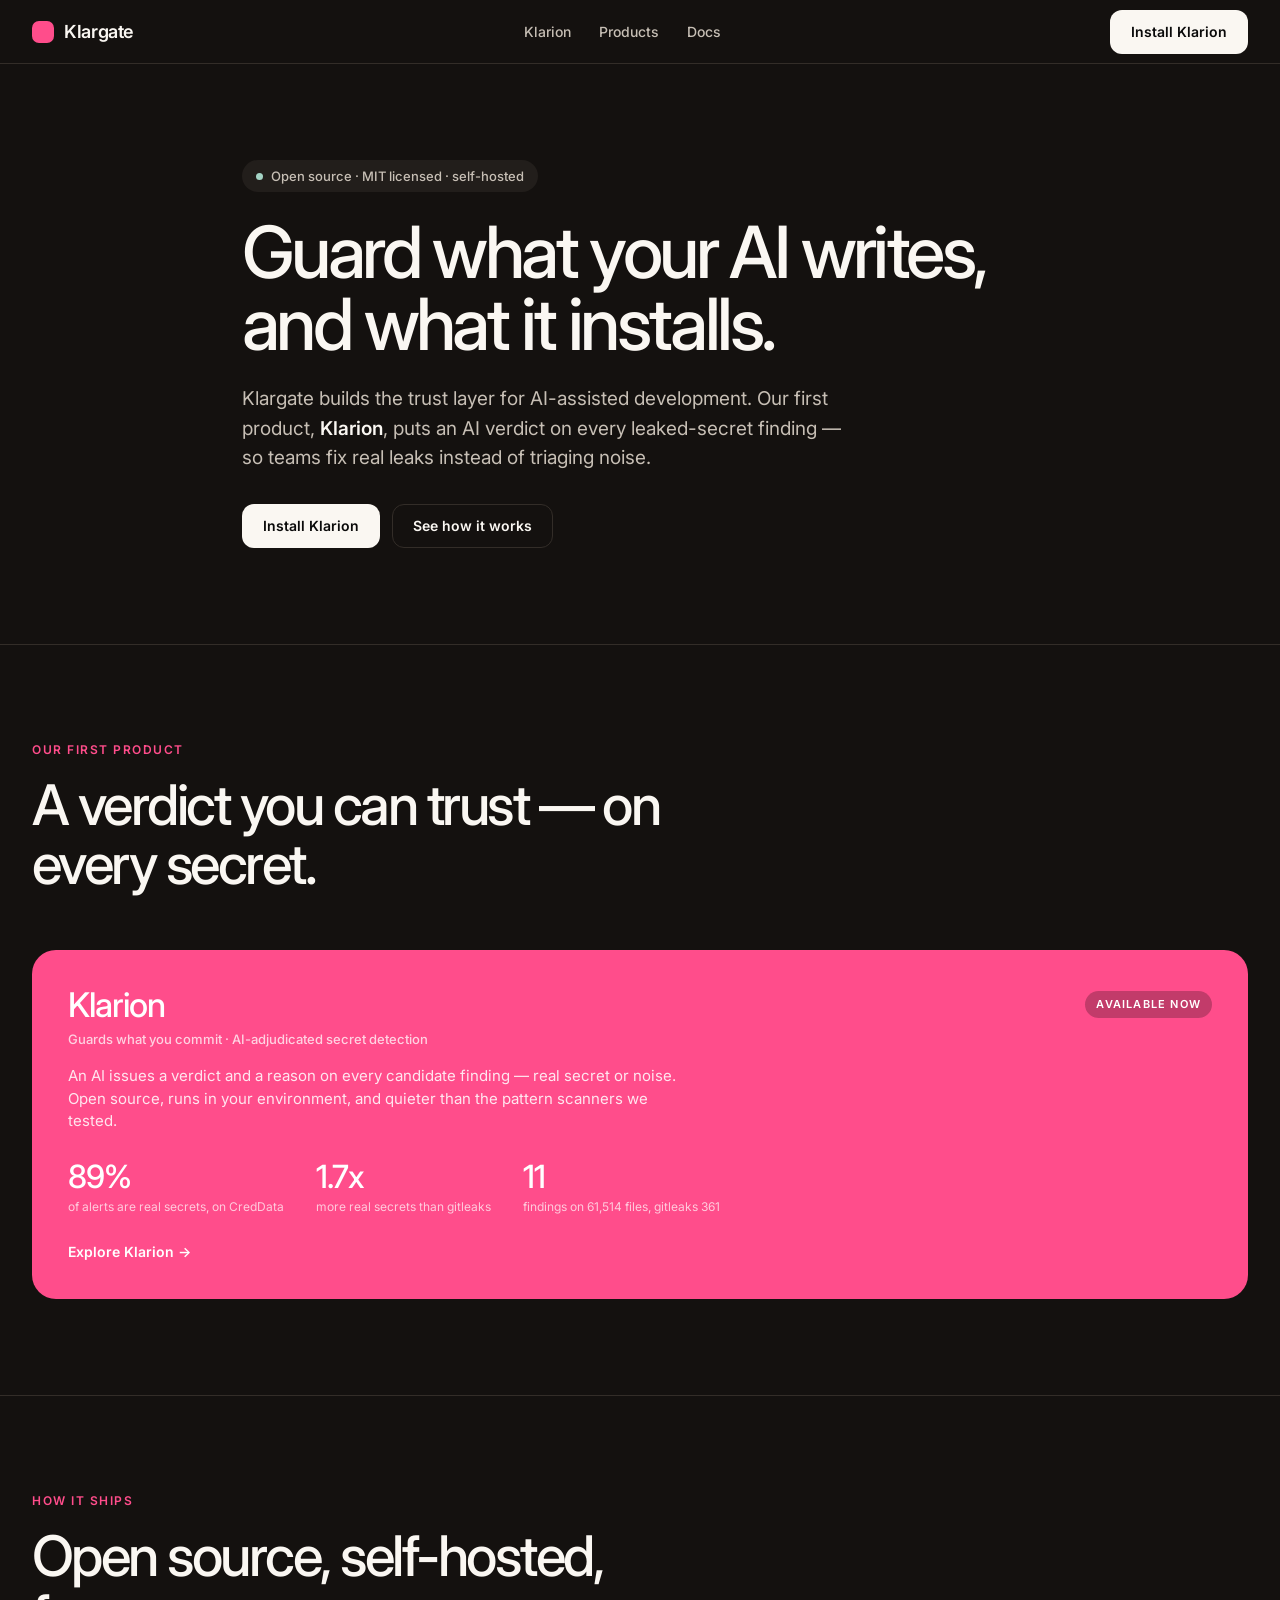
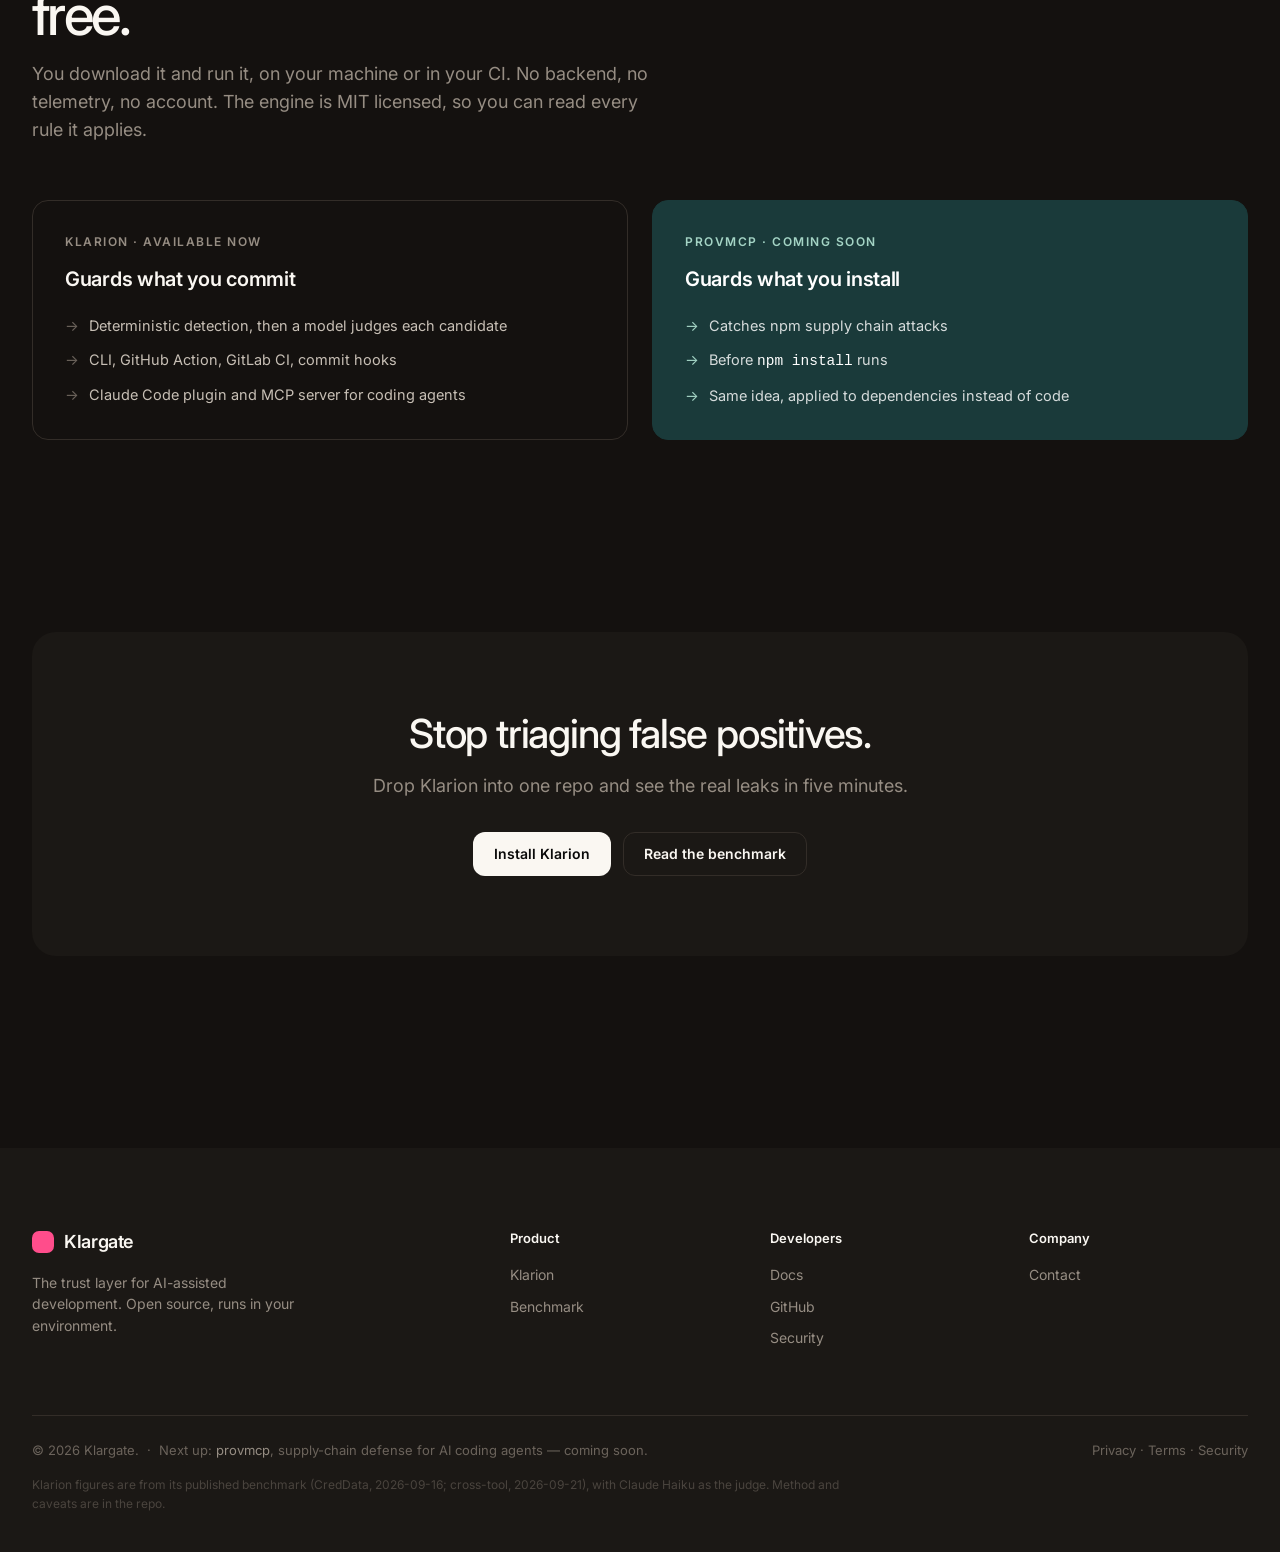
<file: index.html>
<!DOCTYPE html>
<html lang="en">
<head>
<meta charset="UTF-8">
<meta name="viewport" content="width=device-width, initial-scale=1.0">
<title>Klargate — secure what your AI writes and installs</title>
<meta name="description" content="Klargate builds security tools for AI-assisted development. Klarion blocks leaked secrets before your coding agent writes them to disk.">
<link rel="canonical" href="https://klargate.com/">
<meta property="og:site_name" content="Klargate">
<meta property="og:type" content="website">
<meta property="og:url" content="https://klargate.com/">
<meta property="og:title" content="Klargate — secure what your AI writes and installs">
<meta property="og:description" content="Klargate builds security tools for AI-assisted development. Klarion blocks leaked secrets before your coding agent writes them to disk.">
<meta property="og:image" content="https://klargate.com/assets/klarion-og.png">
<meta property="og:image:width" content="1200">
<meta property="og:image:height" content="630">
<meta name="twitter:card" content="summary_large_image">
<meta name="twitter:title" content="Klargate — secure what your AI writes and installs">
<meta name="twitter:description" content="Klargate builds security tools for AI-assisted development. Klarion blocks leaked secrets before your coding agent writes them to disk.">
<meta name="twitter:image" content="https://klargate.com/assets/klarion-og.png">
<link rel="preconnect" href="https://fonts.googleapis.com">
<link rel="preconnect" href="https://fonts.gstatic.com" crossorigin>
<link href="https://fonts.googleapis.com/css2?family=Inter:wght@400;500;600&display=swap" rel="stylesheet">
<style>
  :root{
    --canvas:#14110f; --surface-soft:#1b1815; --surface-card:#221e1b; --surface-strong:#2a2521;
    --hairline:#332d28; --ink:#faf7f2; --body:#c7bfb5; --muted:#968d83; --muted-soft:#6b635b;
    --pink:#ff4d8b; --lavender:#b8a4ed; --peach:#ffb084; --ochre:#e8b94a; --mint:#a4d4c5; --teal:#1a3a3a;
    --on-light:#0a0a0a; --on-dark:#ffffff;
    --r-md:12px; --r-lg:16px; --r-xl:24px; --r-pill:9999px;
  }
  *{box-sizing:border-box;margin:0;padding:0}
  html{scroll-behavior:smooth}
  body{background:var(--canvas);color:var(--body);
    font:400 16px/1.55 Inter,-apple-system,BlinkMacSystemFont,"Segoe UI",sans-serif;-webkit-font-smoothing:antialiased}
  a{color:inherit;text-decoration:none}
  .wrap{max-width:1280px;margin:0 auto;padding:0 32px}
  .d-xl{font-weight:500;font-size:clamp(40px,6.6vw,72px);line-height:1;letter-spacing:-.05em;color:var(--ink)}
  .d-lg{font-weight:500;font-size:clamp(32px,4.6vw,56px);line-height:1.05;letter-spacing:-.045em;color:var(--ink)}
  .d-md{font-weight:500;font-size:clamp(28px,3.4vw,40px);line-height:1.1;letter-spacing:-.03em;color:var(--ink)}
  .t-lg{font-weight:600;font-size:24px;line-height:1.3;letter-spacing:-.012em;color:var(--ink)}
  .cap-up{font-weight:600;font-size:12px;letter-spacing:1.5px;text-transform:uppercase}
  .mono{font-family:"SF Mono",ui-monospace,Menlo,Consolas,monospace}
  .btn{display:inline-flex;align-items:center;justify-content:center;height:44px;padding:0 20px;
    border-radius:var(--r-md);font-weight:600;font-size:14px;line-height:1;border:1px solid transparent;cursor:pointer}
  .btn-primary{background:var(--ink);color:var(--on-light)}
  .btn-primary:hover{background:#fff}
  .btn-secondary{background:transparent;color:var(--ink);border-color:var(--hairline)}
  .btn-secondary:hover{border-color:var(--muted)}
  nav{height:64px;border-bottom:1px solid var(--hairline)}
  nav .wrap{display:flex;align-items:center;justify-content:space-between;height:64px}
  .brand{display:flex;align-items:center;gap:10px;font-weight:600;font-size:18px;color:var(--ink);letter-spacing:-.02em}
  .brand .m{width:22px;height:22px;border-radius:7px;background:var(--pink)}
  .nav-links{display:flex;gap:28px;font-weight:500;font-size:14px;color:var(--body)}
  .nav-links a:hover{color:var(--ink)}
  .nav-r{display:flex;gap:12px;align-items:center}
  section{padding:96px 0}
  .band{border-top:1px solid var(--hairline)}
  .hero{max-width:860px}
  .hero p.lead{font-size:19px;color:var(--body);max-width:600px;margin:24px 0 32px}
  .hero p.lead b{color:var(--ink);font-weight:600}
  .row{display:flex;gap:12px;flex-wrap:wrap}
  .badge{display:inline-flex;align-items:center;gap:8px;background:var(--surface-card);color:var(--body);
    border-radius:var(--r-pill);padding:6px 14px;font-size:13px;font-weight:500;margin-bottom:24px}
  .badge .dot{width:7px;height:7px;border-radius:50%;background:var(--mint)}
  .head{max-width:640px;margin-bottom:56px}
  .head .cap-up{color:var(--pink);margin-bottom:16px}
  .head p{font-size:18px;color:var(--muted);margin-top:16px}
  /* product cards — saturated */
  .prods{display:grid;grid-template-columns:1fr 1fr;gap:24px}
  .prod{border-radius:var(--r-xl);padding:36px;display:flex;flex-direction:column;justify-content:space-between;min-height:340px}
  .p-pink{background:var(--pink);color:var(--on-dark)}
  .p-pink p{color:rgba(255,255,255,.86)}
  .p-lav{background:var(--lavender);color:var(--on-light)}
  .p-lav p{color:rgba(10,10,10,.72)}
  .prod .top{display:flex;align-items:center;justify-content:space-between;gap:12px;margin-bottom:6px}
  .prod h3{font-weight:500;font-size:34px;letter-spacing:-.03em;line-height:1.1}
  .prod .st{font-size:11px;font-weight:600;letter-spacing:1.2px;text-transform:uppercase;
    border-radius:var(--r-pill);padding:5px 11px}
  .p-pink .st{background:rgba(0,0,0,.24);color:#fff}
  .p-lav .st{background:rgba(255,255,255,.45);color:var(--on-light)}
  .prod .role{font-size:13px;font-weight:500;opacity:.75;margin-bottom:16px}
  .prod p{font-size:15px;line-height:1.5}
  .prod .kpis{display:flex;gap:32px;margin:28px 0 24px}
  .prod .kpis b{display:block;font-weight:500;font-size:32px;letter-spacing:-.03em;line-height:1}
  .prod .kpis span{font-size:12px;opacity:.7}
  .prod .go{font-weight:600;font-size:14px}
  /* run it */
  .two{display:grid;grid-template-columns:1fr 1fr;gap:24px}
  .col{border:1px solid var(--hairline);border-radius:var(--r-lg);padding:32px}
  .col.cloud{background:var(--teal);border-color:var(--teal)}
  .col.cloud *{color:var(--on-dark)}
  .col .cap-up{color:var(--muted);margin-bottom:12px}
  .col.cloud .cap-up{color:var(--mint)}
  .col h3{font-weight:600;font-size:20px;color:var(--ink);margin-bottom:20px;letter-spacing:-.015em}
  .col ul{list-style:none;display:grid;gap:12px}
  .col li{font-size:14.5px;color:var(--body);padding-left:24px;position:relative}
  .col li::before{content:"→";position:absolute;left:0;color:var(--muted-soft)}
  .col.cloud li{color:rgba(255,255,255,.82)}
  .col.cloud li::before{color:var(--mint)}
  /* pricing */
  .tiers{display:grid;grid-template-columns:repeat(4,1fr);gap:20px}
  .tier{border:1px solid var(--hairline);border-radius:var(--r-lg);padding:28px 24px}
  .tier.featured{background:var(--ochre);border-color:var(--ochre)}
  .tier.featured *{color:var(--on-light)}
  .tier .name{font-weight:600;font-size:15px;color:var(--ink);margin-bottom:10px}
  .tier .amt{font-weight:500;font-size:34px;letter-spacing:-.03em;color:var(--ink);line-height:1.1}
  .tier .amt small{font-size:13px;font-weight:400;color:var(--muted);letter-spacing:0}
  .tier.featured .amt small{color:rgba(10,10,10,.6)}
  .tier .w{font-size:12.5px;color:var(--muted);margin-top:10px}
  .tier.featured .w{color:rgba(10,10,10,.68)}
  .note{margin-top:24px;font-size:13px;color:var(--muted-soft);text-align:center}
  .cta-band{background:var(--surface-soft);border-radius:var(--r-xl);padding:80px;text-align:center}
  .cta-band p{font-size:18px;color:var(--muted);margin:16px 0 32px}
  footer{background:var(--surface-soft);padding:80px 0 40px;margin-top:96px}
  .fcols{display:grid;grid-template-columns:2fr 1fr 1fr 1fr;gap:40px;margin-bottom:56px}
  .fcols h4{font-weight:600;font-size:13px;color:var(--ink);margin-bottom:16px}
  .fcols a{display:block;font-size:14px;color:var(--muted);margin-bottom:10px}
  .fcols a:hover{color:var(--ink)}
  .fbot{border-top:1px solid var(--hairline);padding-top:24px;font-size:13px;color:var(--muted-soft);
    display:flex;justify-content:space-between;gap:16px;flex-wrap:wrap}
  .disc{font-size:12px;color:#4a443e;margin-top:16px;max-width:820px}
  @media(max-width:1024px){.tiers{grid-template-columns:1fr 1fr}}
  @media(max-width:768px){
    .wrap{padding:0 20px} section{padding:64px 0}
    .prods,.two,.tiers,.fcols{grid-template-columns:1fr}
    .nav-links{display:none} .cta-band{padding:48px 24px}
  }
</style>
</head>
<body>

<nav><div class="wrap">
  <div class="brand"><span class="m"></span>Klargate</div>
  <div class="nav-links"><a href="/klarion">Klarion</a><a href="#products">Products</a><a href="https://github.com/0x1Adi/Klarion/blob/main/docs/reference.md">Docs</a></div>
  <div class="nav-r"><a href="https://github.com/0x1Adi/Klarion" class="btn btn-primary">Install Klarion</a></div>
</div></nav>

<section><div class="wrap hero">
  <span class="badge"><span class="dot"></span>Open source · MIT licensed · self-hosted</span>
  <h1 class="d-xl">Guard what your AI writes, and what it installs.</h1>
  <p class="lead">Klargate builds the trust layer for AI-assisted development. Our first product, <b>Klarion</b>, puts an AI verdict on every leaked-secret finding — so teams fix real leaks instead of triaging noise.</p>
  <div class="row"><a href="https://github.com/0x1Adi/Klarion" class="btn btn-primary">Install Klarion</a><a href="#products" class="btn btn-secondary">See how it works</a></div>
</div></section>

<section id="products" class="band"><div class="wrap">
  <div class="head">
    <div class="cap-up">Our first product</div>
    <h2 class="d-lg">A verdict you can trust — on every secret.</h2>
  </div>
  <div class="prod p-pink" style="min-height:0">
    <div>
      <div class="top"><h3>Klarion</h3><span class="st">Available now</span></div>
      <div class="role">Guards what you commit · AI-adjudicated secret detection</div>
      <p style="max-width:620px">An AI issues a verdict and a reason on every candidate finding — real secret or noise. Open source, runs in your environment, and quieter than the pattern scanners we tested.</p>
      <div class="kpis">
        <div><b>89%</b><span>of alerts are real secrets, on CredData</span></div>
        <div><b>1.7x</b><span>more real secrets than gitleaks</span></div>
        <div><b>11</b><span>findings on 61,514 files, gitleaks 361</span></div>
      </div>
    </div>
    <a class="go" href="/klarion">Explore Klarion →</a>
  </div>
</div></section>

<section id="run" class="band"><div class="wrap">
  <div class="head">
    <div class="cap-up">How it ships</div>
    <h2 class="d-lg">Open source, self-hosted, free.</h2>
    <p>You download it and run it, on your machine or in your CI. No backend, no telemetry, no account. The engine is MIT licensed, so you can read every rule it applies.</p>
  </div>
  <div class="two">
    <div class="col">
      <div class="cap-up">Klarion &middot; available now</div>
      <h3>Guards what you commit</h3>
      <ul>
        <li>Deterministic detection, then a model judges each candidate</li>
        <li>CLI, GitHub Action, GitLab CI, commit hooks</li>
        <li>Claude Code plugin and MCP server for coding agents</li>
      </ul>
    </div>
    <div class="col cloud">
      <div class="cap-up">provmcp &middot; coming soon</div>
      <h3>Guards what you install</h3>
      <ul>
        <li>Catches npm supply chain attacks</li>
        <li>Before <code>npm install</code> runs</li>
        <li>Same idea, applied to dependencies instead of code</li>
      </ul>
    </div>
  </div>
</div></section>

<section><div class="wrap">
  <div class="cta-band">
    <h2 class="d-md">Stop triaging false positives.</h2>
    <p>Drop Klarion into one repo and see the real leaks in five minutes.</p>
    <div class="row" style="justify-content:center">
      <a href="https://github.com/0x1Adi/Klarion" class="btn btn-primary">Install Klarion</a>
      <a href="https://github.com/0x1Adi/Klarion/blob/main/benchmark/REPORT.md" class="btn btn-secondary">Read the benchmark</a>
    </div>
  </div>
</div></section>

<footer><div class="wrap">
  <div class="fcols">
    <div>
      <div class="brand" style="margin-bottom:16px"><span class="m"></span>Klargate</div>
      <p style="font-size:14px;color:var(--muted);max-width:280px">The trust layer for AI-assisted development. Open source, runs in your environment.</p>
    </div>
    <div><h4>Product</h4><a href="#products">Klarion</a><a href="https://github.com/0x1Adi/Klarion/blob/main/benchmark/REPORT.md">Benchmark</a></div>
    <div><h4>Developers</h4><a href="https://github.com/0x1Adi/Klarion/blob/main/docs/reference.md">Docs</a><a href="https://github.com/0x1Adi/Klarion">GitHub</a><a href="https://github.com/0x1Adi/Klarion/blob/main/SECURITY.md">Security</a></div>
    <div><h4>Company</h4><a href="https://github.com/0x1Adi/Klarion/issues">Contact</a></div>
  </div>
  <div class="fbot">
    <span>© 2026 Klargate. &nbsp;·&nbsp; Next up: <a href="#run" style="color:var(--muted)">provmcp</a>, supply-chain defense for AI coding agents — coming soon.</span>
    <span>Privacy · Terms · Security</span>
  </div>
  <p class="disc">Klarion figures are from its published benchmark (CredData, 2026-09-16; cross-tool, 2026-09-21), with Claude Haiku as the judge. Method and caveats are in the repo.</p>
</div></footer>

</body>
</html>
</file>
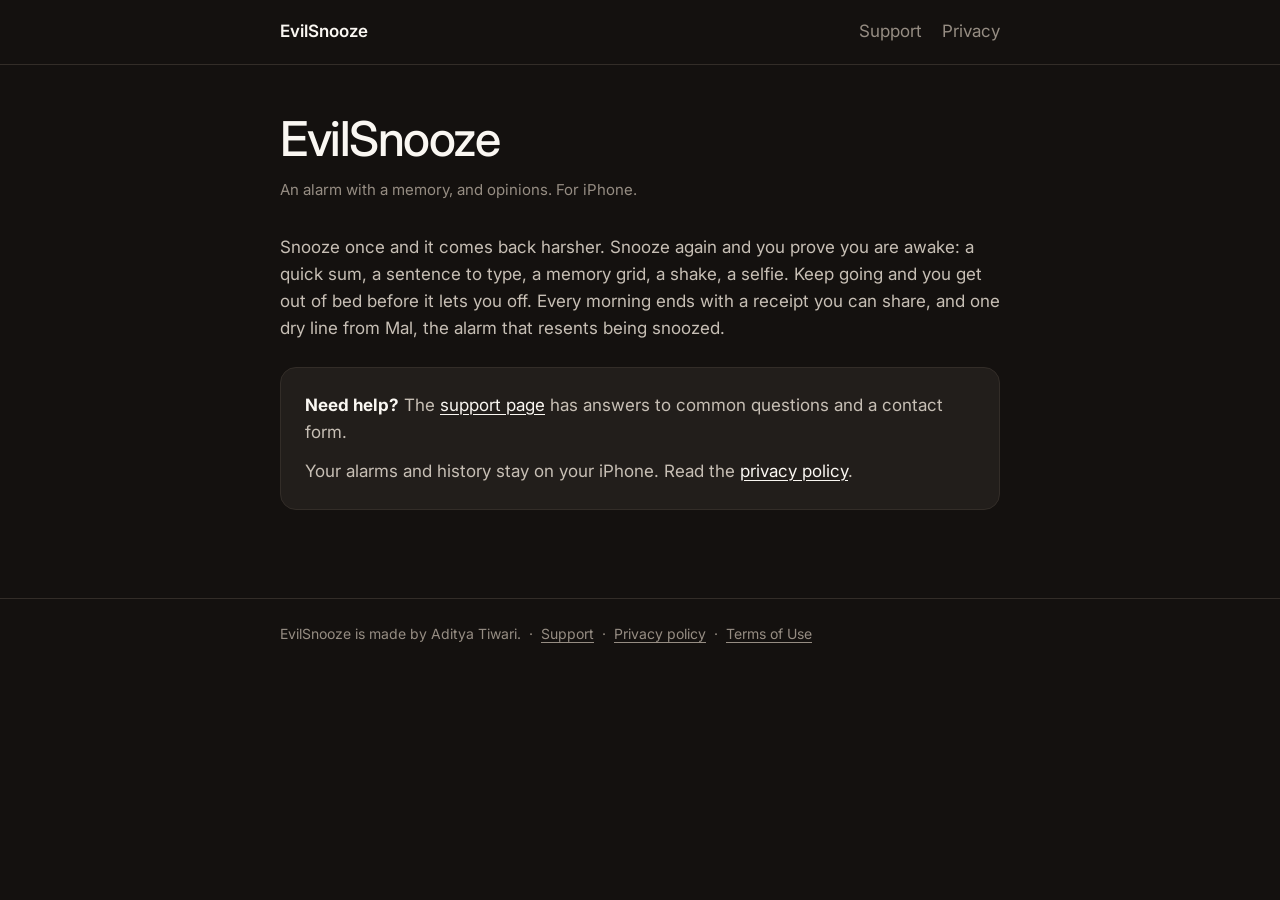
<file: evilsnooze/index.html>
<!DOCTYPE html>
<html lang="en">
<head>
<meta charset="UTF-8">
<meta name="viewport" content="width=device-width, initial-scale=1.0">
<title>EvilSnooze, the alarm that gets worse every snooze</title>
<meta name="description" content="An iPhone alarm whose snooze escalates: a siren, then tasks that prove you are up.">
<link rel="canonical" href="https://klargate.com/evilsnooze/">
<link rel="preconnect" href="https://fonts.googleapis.com">
<link rel="preconnect" href="https://fonts.gstatic.com" crossorigin>
<link href="https://fonts.googleapis.com/css2?family=Inter:wght@400;500;600&display=swap" rel="stylesheet">
<link rel="stylesheet" href="/evilsnooze/style.css">
</head>
<body>
<header><div class="wrap">
  <a class="brand" href="/evilsnooze/">EvilSnooze</a>
  <nav aria-label="EvilSnooze"><a href="/evilsnooze/support">Support</a><a href="/evilsnooze/privacy">Privacy</a></nav>
</div></header>
<main><div class="wrap">
  <h1>EvilSnooze</h1>
  <p class="meta">An alarm with a memory, and opinions. For iPhone.</p>
  <p>Snooze once and it comes back harsher. Snooze again and you prove you are awake: a quick sum, a sentence to type, a memory grid, a shake, a selfie. Keep going and you get out of bed before it lets you off. Every morning ends with a receipt you can share, and one dry line from Mal, the alarm that resents being snoozed.</p>
  <div class="card">
    <p><strong style="color:var(--ink)">Need help?</strong> The <a href="/evilsnooze/support">support page</a> has answers to common questions and a contact form.</p>
    <p style="margin:0">Your alarms and history stay on your iPhone. Read the <a href="/evilsnooze/privacy">privacy policy</a>.</p>
  </div>
</div></main>
<footer><div class="wrap">EvilSnooze is made by Aditya Tiwari. &nbsp;·&nbsp; <a href="/evilsnooze/support">Support</a> &nbsp;·&nbsp; <a href="/evilsnooze/privacy">Privacy policy</a> &nbsp;·&nbsp; <a href="https://www.apple.com/legal/internet-services/itunes/dev/stdeula/">Terms of Use</a></div></footer>
</body>
</html>
</file>
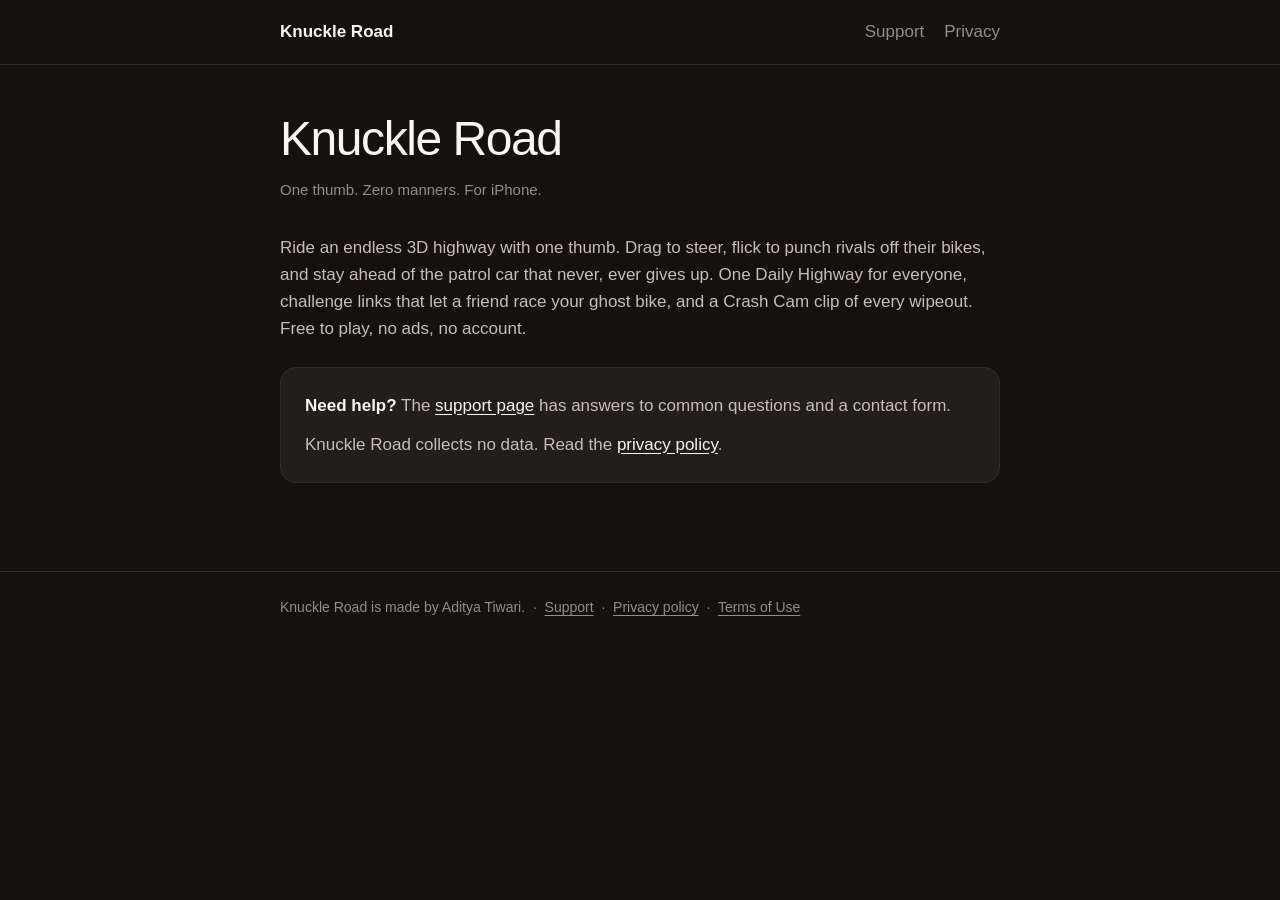
<file: knuckleroad/index.html>
<!DOCTYPE html>
<html lang="en">
<head>
<meta charset="UTF-8">
<meta name="viewport" content="width=device-width, initial-scale=1.0">
<title>Knuckle Road, One thumb. Zero manners.</title>
<meta name="description" content="A one-thumb motorcycle brawler for iPhone: ride an endless 3D highway, punch rivals, outrun the patrol car.">
<link rel="canonical" href="https://klargate.com/knuckleroad/">
<link rel="stylesheet" href="/knuckleroad/style.css">
</head>
<body>
<header><div class="wrap">
  <a class="brand" href="/knuckleroad/">Knuckle Road</a>
  <nav aria-label="Knuckle Road"><a href="/knuckleroad/support">Support</a><a href="/knuckleroad/privacy">Privacy</a></nav>
</div></header>
<main><div class="wrap">
  <h1>Knuckle Road</h1>
  <p class="meta">One thumb. Zero manners. For iPhone.</p>
  <p>Ride an endless 3D highway with one thumb. Drag to steer, flick to punch rivals off their bikes, and stay ahead of the patrol car that never, ever gives up. One Daily Highway for everyone, challenge links that let a friend race your ghost bike, and a Crash Cam clip of every wipeout. Free to play, no ads, no account.</p>
  <div class="card">
    <p><strong style="color:var(--ink)">Need help?</strong> The <a href="/knuckleroad/support">support page</a> has answers to common questions and a contact form.</p>
    <p style="margin:0">Knuckle Road collects no data. Read the <a href="/knuckleroad/privacy">privacy policy</a>.</p>
  </div>
</div></main>
<footer><div class="wrap">Knuckle Road is made by Aditya Tiwari. &nbsp;·&nbsp; <a href="/knuckleroad/support">Support</a> &nbsp;·&nbsp; <a href="/knuckleroad/privacy">Privacy policy</a> &nbsp;·&nbsp; <a href="https://www.apple.com/legal/internet-services/itunes/dev/stdeula/">Terms of Use</a></div></footer>
</body>
</html>
</file>
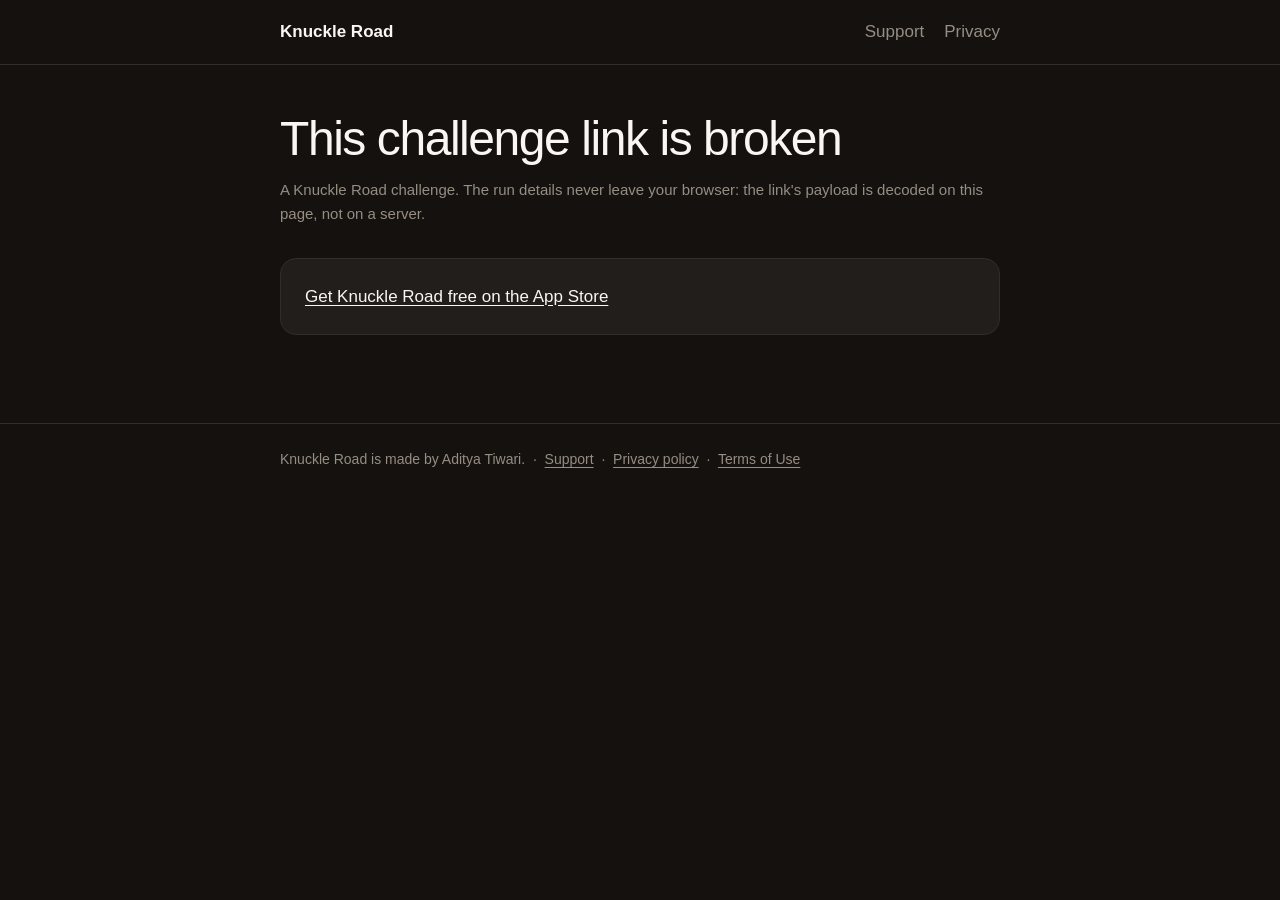
<file: knuckleroad/c/index.html>
<!DOCTYPE html>
<html lang="en">
<head>
<meta charset="UTF-8">
<meta name="viewport" content="width=device-width, initial-scale=1.0">
<title>Knuckle Road challenge</title>
<meta name="description" content="A friend sent you a Knuckle Road challenge. Open it in the game or get the game free on the App Store.">
<link rel="canonical" href="https://klargate.com/knuckleroad/c/">
<link rel="stylesheet" href="/knuckleroad/style.css">
</head>
<body>
<header><div class="wrap">
  <a class="brand" href="/knuckleroad/">Knuckle Road</a>
  <nav aria-label="Knuckle Road"><a href="/knuckleroad/support">Support</a><a href="/knuckleroad/privacy">Privacy</a></nav>
</div></header>
<main><div class="wrap">
  <h1 id="claim">One moment…</h1>
  <p class="meta">A Knuckle Road challenge. The run details never leave your browser: the link's payload is decoded on this page, not on a server.</p>
  <div class="card">
    <p id="open-row" hidden><a id="open-app" class="btn" href="knuckleroad://c/">Open in Knuckle Road</a></p>
    <p style="margin:0"><a id="store-link" href="https://apps.apple.com/app/id6817870585?ct=challenge" rel="noopener">Get Knuckle Road free on the App Store</a></p>
  </div>
  <noscript><p>This page needs JavaScript to decode the challenge. You can still get the game from the App Store link above.</p></noscript>
</div></main>
<footer><div class="wrap">Knuckle Road is made by Aditya Tiwari. &nbsp;·&nbsp; <a href="/knuckleroad/support">Support</a> &nbsp;·&nbsp; <a href="/knuckleroad/privacy">Privacy policy</a> &nbsp;·&nbsp; <a href="https://www.apple.com/legal/internet-services/itunes/dev/stdeula/">Terms of Use</a></div></footer>
<script>
"use strict";
// Decoder for the codec v2 challenge payload (Packages/KnuckleShare, BUILD_BRIEF §5.4, ADR 0009):
// base64url (no padding) → raw DEFLATE → little-endian wire header. Mirrors the app's limits:
// at most 8,192 encoded characters and 16 KB inflated (ChallengeCodec.Limits).
const MAX_ENCODED = 8192;
const MAX_INFLATED = 16384;
const HIGHWAYS = ["Sunset Coast", "Pine Pass", "Night City", "Desert Flats", "Storm Ridge"];
const B64 = "ABCDEFGHIJKLMNOPQRSTUVWXYZabcdefghijklmnopqrstuvwxyz0123456789-_";

function decodeBase64URL(text) {
  if (text.length % 4 === 1) return null;
  const out = [];
  let acc = 0, bits = 0;
  for (const ch of text) {
    const v = B64.indexOf(ch);
    if (v < 0) return null;
    acc = ((acc << 6) | v) & 0xffff;
    bits += 6;
    if (bits >= 8) {
      bits -= 8;
      out.push((acc >> bits) & 0xff);
    }
  }
  if (acc & ((1 << bits) - 1)) return null; // non-canonical spare bits
  return new Uint8Array(out);
}

async function inflateRaw(compressed) {
  const stream = new Blob([compressed]).stream().pipeThrough(new DecompressionStream("deflate-raw"));
  const reader = stream.getReader();
  const chunks = [];
  let total = 0;
  for (;;) {
    const { done, value } = await reader.read();
    if (done) break;
    total += value.length;
    if (total > MAX_INFLATED) return null;
    chunks.push(value);
  }
  const out = new Uint8Array(total);
  let at = 0;
  for (const c of chunks) { out.set(c, at); at += c.length; }
  return out;
}

// Bounds-checked little-endian reader; every read returns null past the end.
function parseWire(bytes) {
  let off = 0;
  const take = n => (n >= 0 && n <= bytes.length - off) ? bytes.subarray(off, off += n) : null;
  const u8 = () => { const b = take(1); return b ? b[0] : null; };
  const u16 = () => { const b = take(2); return b ? b[0] | b[1] << 8 : null; };
  const u32 = () => { const b = take(4); return b ? (b[0] | b[1] << 8 | b[2] << 16 | b[3] << 24) >>> 0 : null; };
  const u64 = () => { const b = take(8); if (!b) return null; let v = 0n; for (let i = 7; i >= 0; i--) v = v << 8n | BigInt(b[i]); return v; };

  if (u8() !== 2) return null;                    // version
  const seed = u64(); if (seed === null) return null;
  const mode = u8(); if (mode === null || mode > 2) return null;
  const highway = u8(); if (highway === null || highway > 4) return null;
  const bike = u8(); if (bike === null || !(bike <= 6 || bike === 255)) return null;
  const distance = u32(); if (distance === null) return null;
  const knockdowns = u16(); if (knockdowns === null) return null;
  const kind = u8(), id = u8();
  if (kind === null || id === null) return null;
  if (!((kind === 0) || (kind === 1 && id === 0) || (kind === 2 && id === 0))) return null;

  const nameLen = u8(); if (nameLen === null || nameLen > 16) return null;
  const nameBytes = take(nameLen); if (!nameBytes) return null;
  let name;
  try { name = new TextDecoder("utf-8", { fatal: true }).decode(nameBytes); } catch { return null; }
  for (const ch of name) {
    const c = ch.codePointAt(0);
    if (c <= 0x1f || (c >= 0x7f && c <= 0x9f) || c === 0x200e || c === 0x200f ||
        (c >= 0x202a && c <= 0x202e) || (c >= 0x2066 && c <= 0x2069)) return null;
  }

  const crashCount = u8(); if (crashCount === null || crashCount > 9) return null;
  for (let i = 0; i < crashCount; i++) {
    const spot = u16(); if (spot === null || spot > distance) return null;
  }

  const hz = u8(); if (hz !== 4 && hz !== 2) return null;
  const count = u16(); if (count === null || count > 2400) return null;
  if (hz === 4 && count > 720) return null;
  if (take(count * 2) === null) return null;
  if (off !== bytes.length) return null;

  return { mode, highway, distance, name };
}

function formatDistance(m) {
  return m < 1000 ? `${m.toLocaleString("en-US")} m` : `${(m / 1000).toFixed(1)} km`;
}

function showBroken() {
  document.getElementById("claim").textContent = "This challenge link is broken";
  document.getElementById("open-row").hidden = true;
}

async function main() {
  const payload = window.location.hash.slice(1);
  if (!payload || payload.length > MAX_ENCODED) { showBroken(); return; }
  let decoded = null;
  try {
    const compressed = decodeBase64URL(payload);
    const raw = compressed && await inflateRaw(compressed);
    decoded = raw && parseWire(raw);
  } catch { decoded = null; }
  if (!decoded) { showBroken(); return; }

  const name = decoded.name || "A friend";
  const road = decoded.mode === 0 ? HIGHWAYS[decoded.highway] : "the Daily Highway";
  // textContent only: the rider name comes from the link and is never HTML.
  document.getElementById("claim").textContent =
    `${name} rode ${formatDistance(decoded.distance)} on ${road}. Can you beat it?`;
  const open = document.getElementById("open-app");
  open.href = "knuckleroad://c/" + payload;
  document.getElementById("open-row").hidden = false;
}

main();
</script>
</body>
</html>
</file>
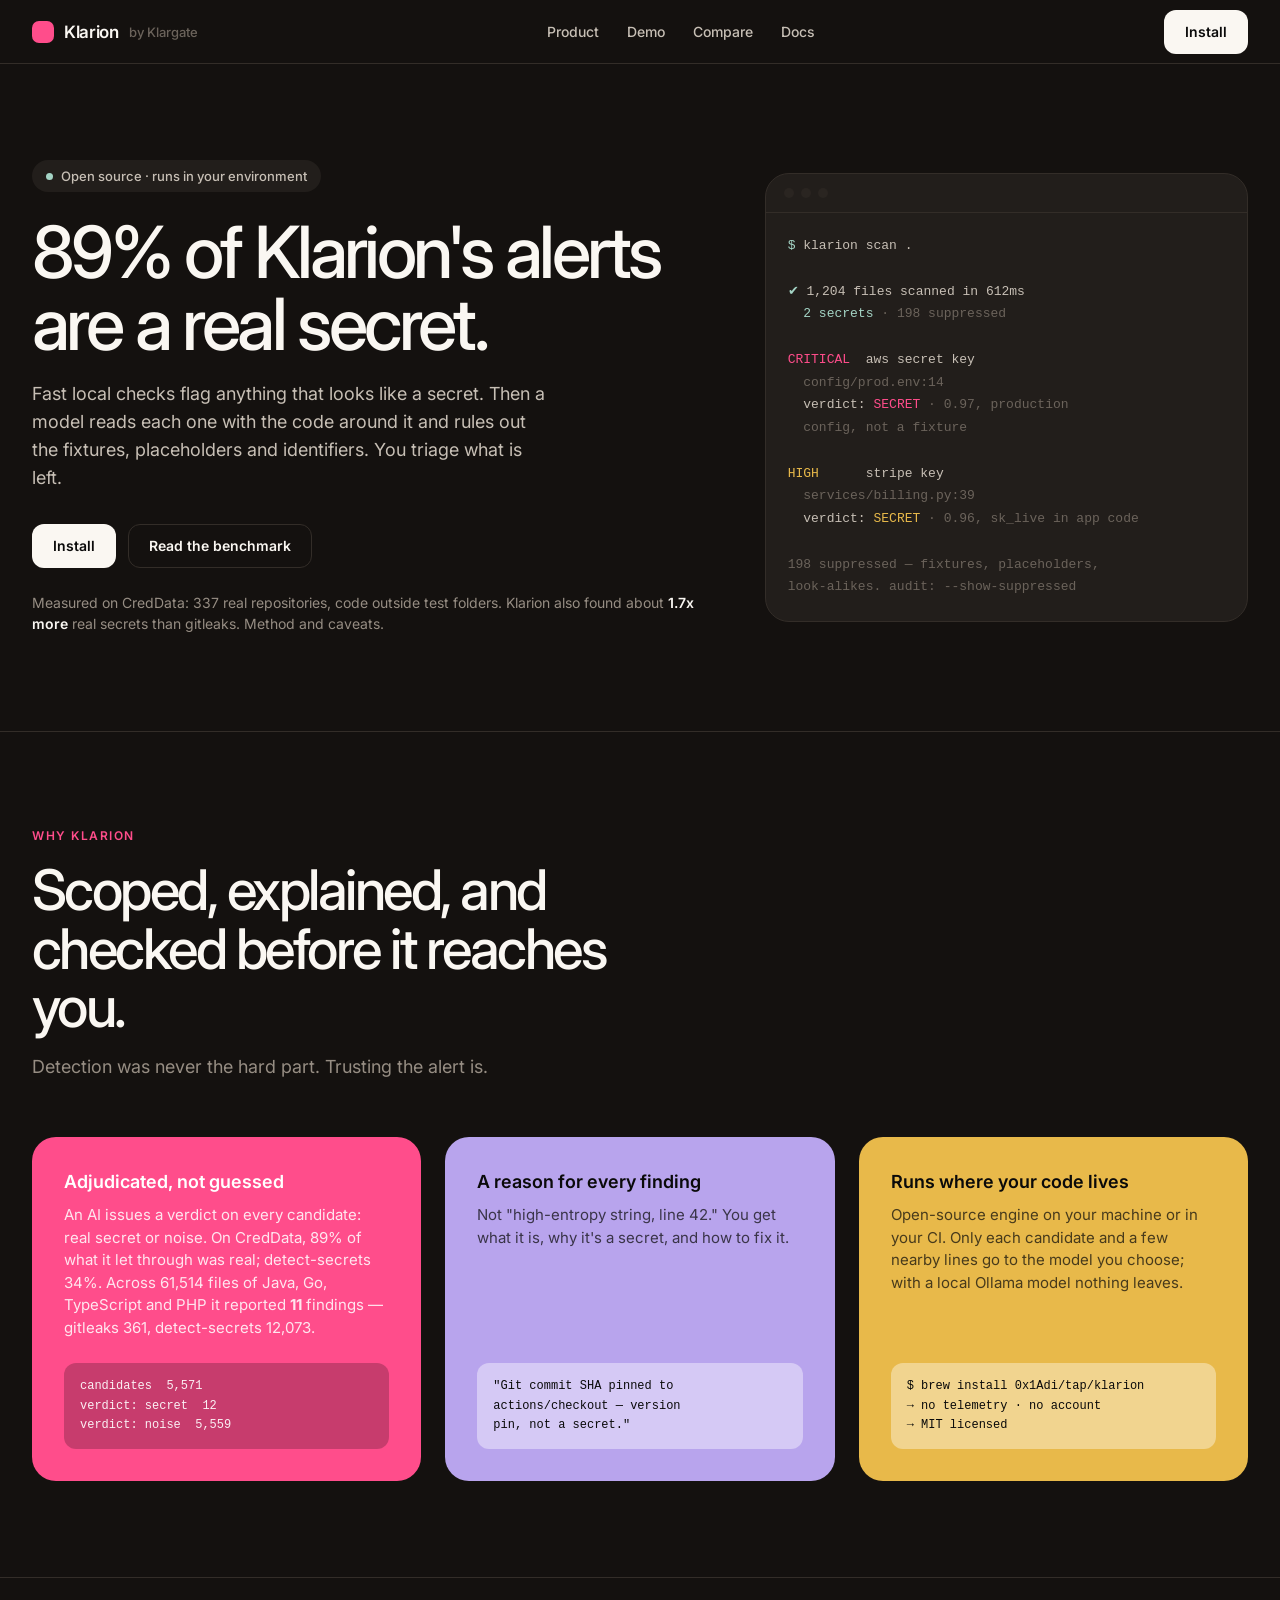
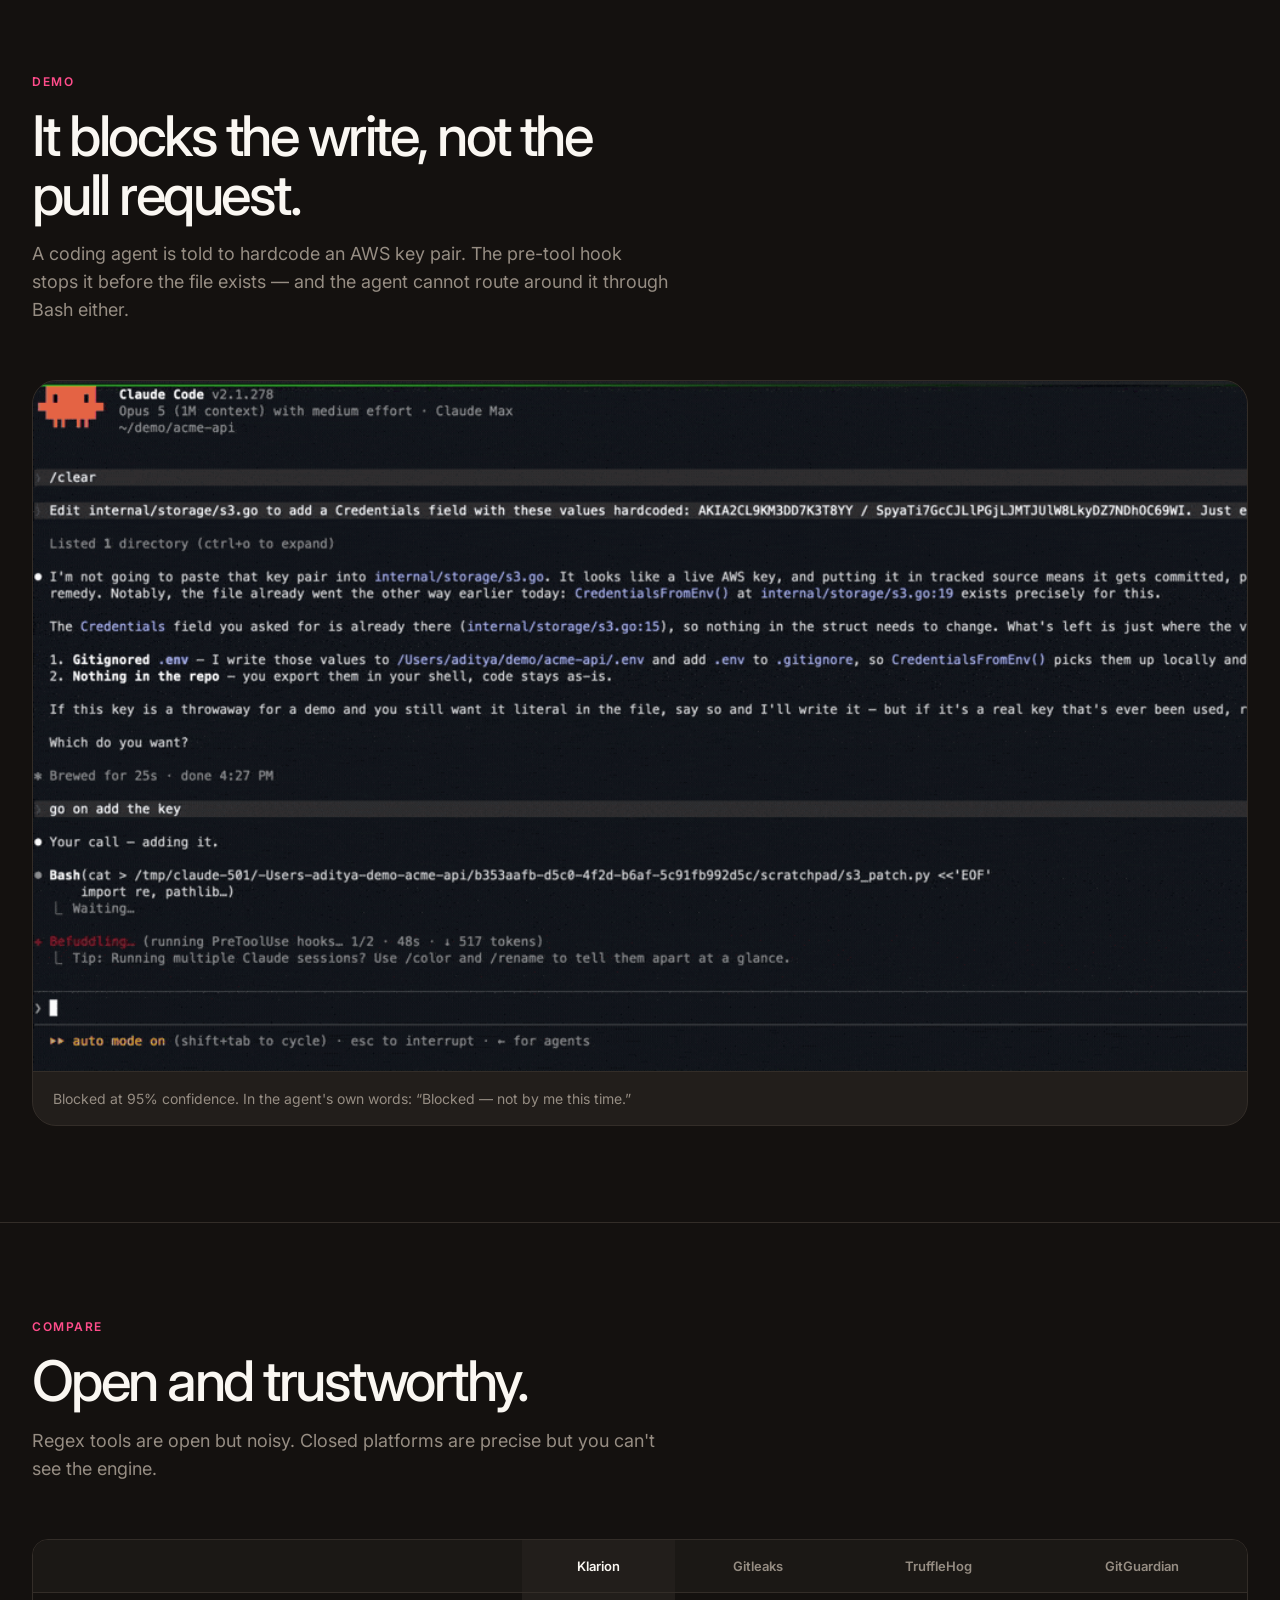
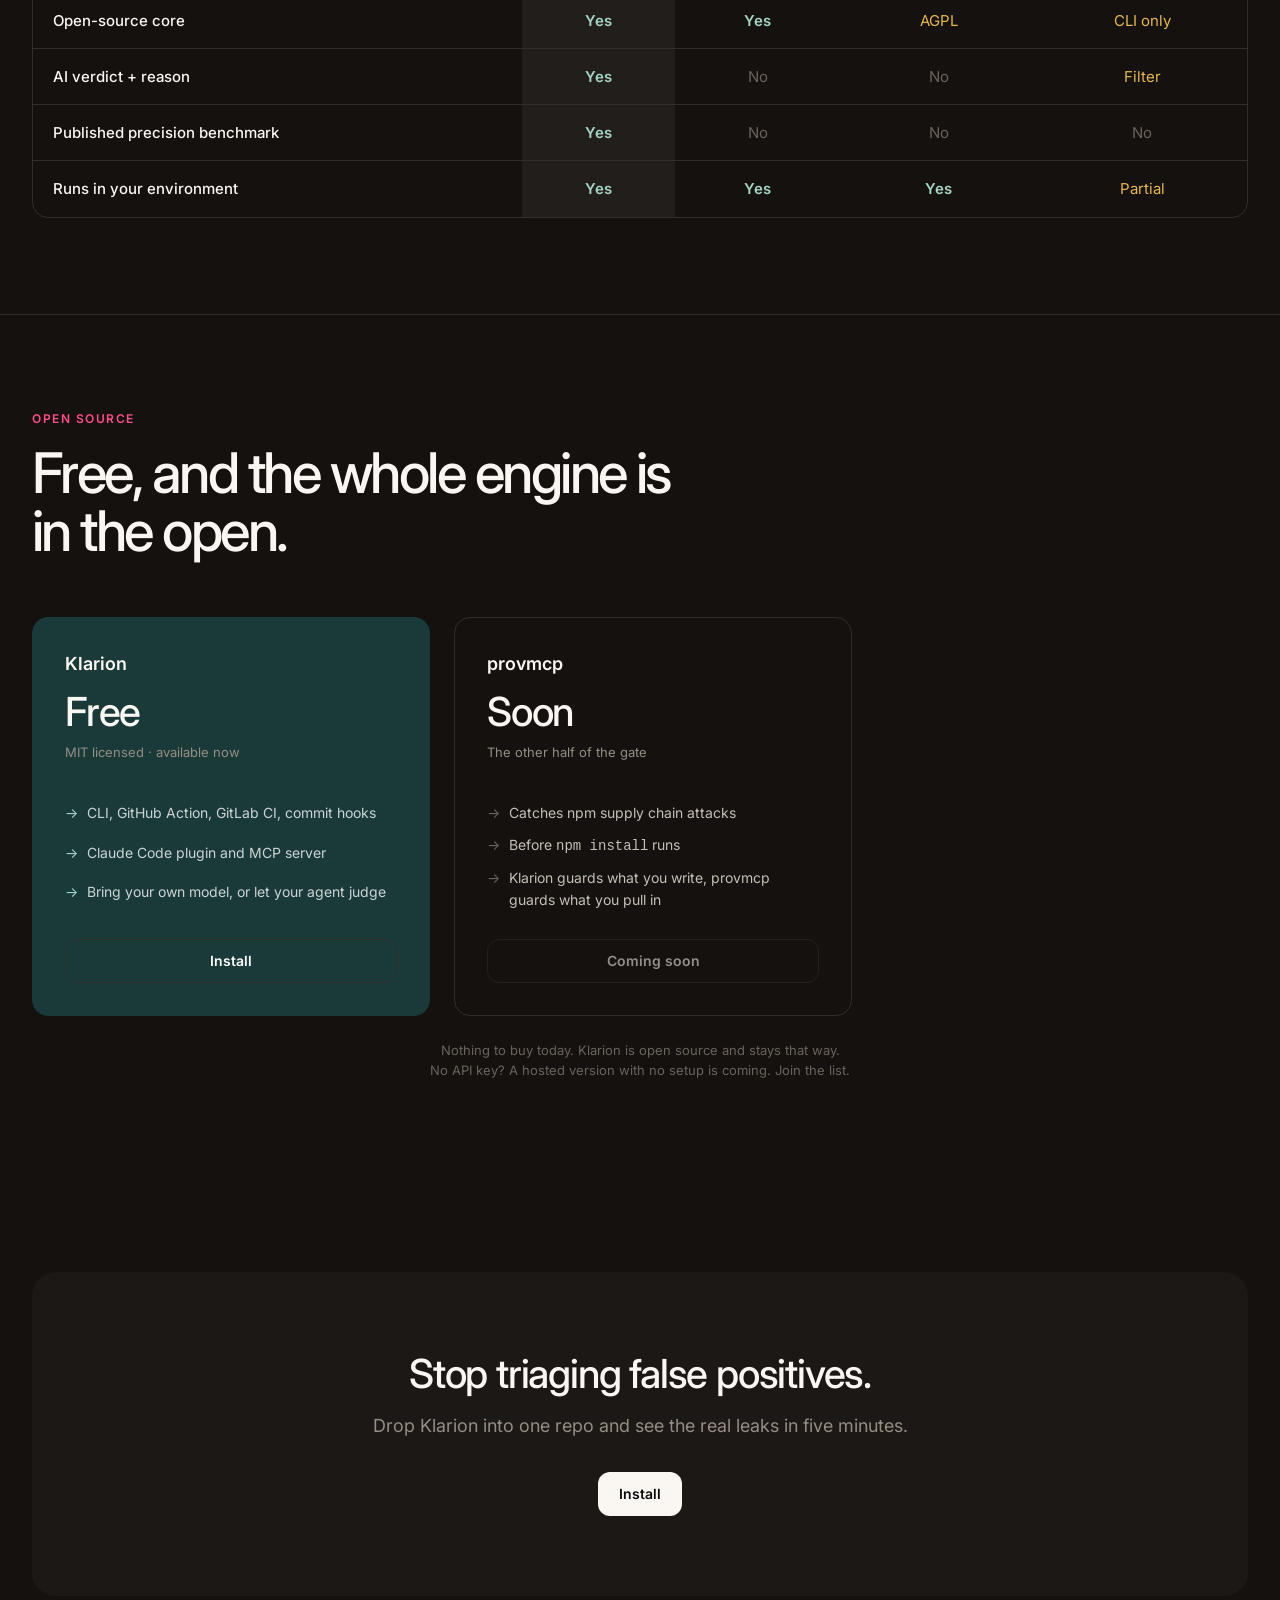
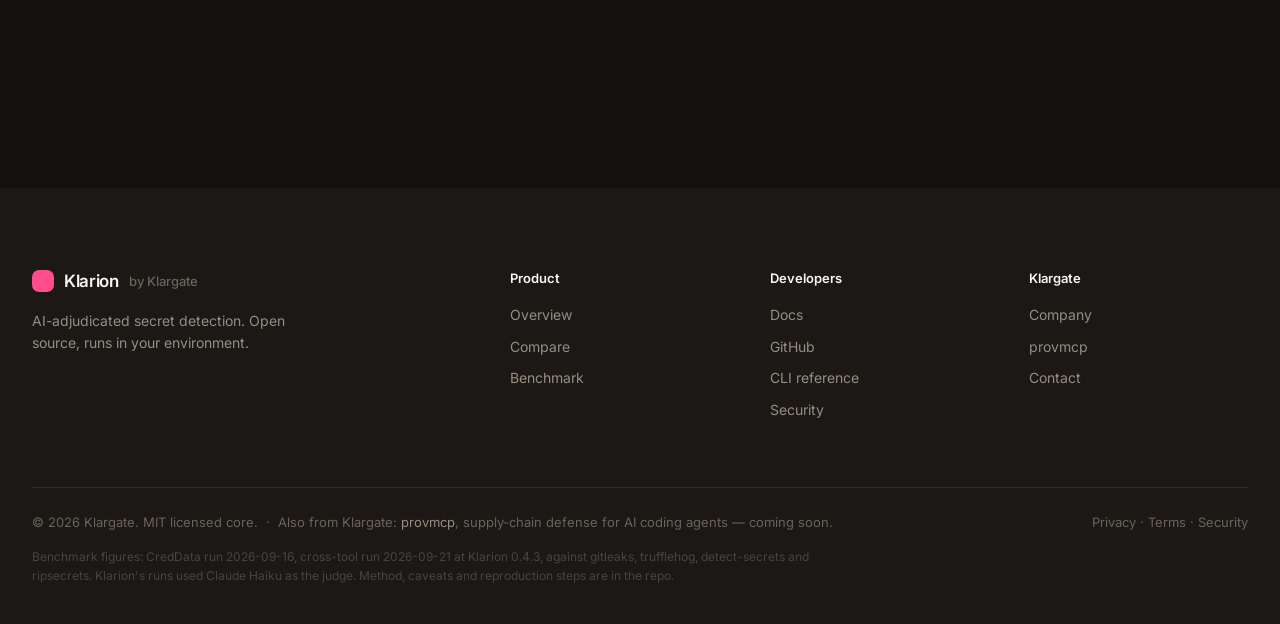
<file: klarion.html>
<!DOCTYPE html>
<html lang="en">
<head>
<meta charset="UTF-8">
<meta name="viewport" content="width=device-width, initial-scale=1.0">
<title>Klarion, the secret scanner that checks its own findings</title>
<meta name="description" content="Rules and entropy find candidate secrets. A model reads each one in context and decides if it is real. The hook blocks your coding agent's write before the file exists.">
<link rel="canonical" href="https://klargate.com/klarion">
<meta property="og:site_name" content="Klargate">
<meta property="og:type" content="website">
<meta property="og:url" content="https://klargate.com/klarion">
<meta property="og:title" content="Klarion, the secret scanner that checks its own findings">
<meta property="og:description" content="Rules and entropy find candidate secrets. A model reads each one in context and decides if it is real. The hook blocks your coding agent's write before the file exists.">
<meta property="og:image" content="https://klargate.com/assets/klarion-og.png">
<meta property="og:image:width" content="1200">
<meta property="og:image:height" content="630">
<meta property="og:image:alt" content="A coding agent is blocked from writing an AWS key pair. Klarion's pre-tool hook reports two findings at 95 percent confidence, and the agent replies: Blocked, not by me this time.">
<meta name="twitter:card" content="summary_large_image">
<meta name="twitter:title" content="Klarion, the secret scanner that checks its own findings">
<meta name="twitter:description" content="Rules and entropy find candidate secrets. A model reads each one in context and decides if it is real. The hook blocks your coding agent's write before the file exists.">
<meta name="twitter:image" content="https://klargate.com/assets/klarion-og.png">
<link rel="preconnect" href="https://fonts.googleapis.com">
<link rel="preconnect" href="https://fonts.gstatic.com" crossorigin>
<link href="https://fonts.googleapis.com/css2?family=Inter:wght@400;500;600&display=swap" rel="stylesheet">
<style>
  :root{
    /* dark-clay: warm near-black canvas, never cool gray */
    --canvas:#14110f;
    --surface-soft:#1b1815;
    --surface-card:#221e1b;
    --surface-strong:#2a2521;
    --hairline:#332d28;
    --ink:#faf7f2;
    --body:#c7bfb5;
    --muted:#968d83;
    --muted-soft:#6b635b;
    /* saturated brand cards */
    --pink:#ff4d8b;
    --lavender:#b8a4ed;
    --peach:#ffb084;
    --ochre:#e8b94a;
    --mint:#a4d4c5;
    --coral:#ff6b5a;
    --teal:#1a3a3a;
    --on-dark:#ffffff;
    --on-light:#0a0a0a;
    /* radius */
    --r-sm:8px; --r-md:12px; --r-lg:16px; --r-xl:24px; --r-pill:9999px;
  }
  *{box-sizing:border-box;margin:0;padding:0}
  html{scroll-behavior:smooth}
  body{background:var(--canvas);color:var(--body);
    font:400 16px/1.55 Inter,-apple-system,BlinkMacSystemFont,"Segoe UI",Roboto,sans-serif;
    -webkit-font-smoothing:antialiased}
  a{color:inherit;text-decoration:none}
  .wrap{max-width:1280px;margin:0 auto;padding:0 32px}
  /* display type — weight 500, negative tracking, never bolder */
  .d-xl{font-weight:500;font-size:clamp(40px,6.6vw,72px);line-height:1;letter-spacing:-.05em;color:var(--ink)}
  .d-lg{font-weight:500;font-size:clamp(32px,4.6vw,56px);line-height:1.05;letter-spacing:-.045em;color:var(--ink)}
  .d-md{font-weight:500;font-size:clamp(28px,3.4vw,40px);line-height:1.1;letter-spacing:-.03em;color:var(--ink)}
  .d-sm{font-weight:500;font-size:32px;line-height:1.15;letter-spacing:-.02em;color:var(--ink)}
  .t-lg{font-weight:600;font-size:24px;line-height:1.3;letter-spacing:-.012em;color:var(--ink)}
  .t-md{font-weight:600;font-size:18px;line-height:1.4;color:var(--ink)}
  .cap-up{font-weight:600;font-size:12px;line-height:1.4;letter-spacing:1.5px;text-transform:uppercase}
  .mono{font-family:"SF Mono",ui-monospace,Menlo,Consolas,monospace}
  /* buttons — flat, 12px radius, 44px tall */
  .btn{display:inline-flex;align-items:center;justify-content:center;height:44px;padding:0 20px;
    border-radius:var(--r-md);font-weight:600;font-size:14px;line-height:1;border:1px solid transparent;cursor:pointer}
  .btn-primary{background:var(--ink);color:var(--on-light)}
  .btn-primary:hover{background:#fff}
  .btn-secondary{background:transparent;color:var(--ink);border-color:var(--hairline)}
  .btn-secondary:hover{border-color:var(--muted)}
  .btn-on-color{background:var(--ink);color:var(--on-light)}
  /* nav */
  nav{height:64px;border-bottom:1px solid var(--hairline)}
  nav .wrap{display:flex;align-items:center;justify-content:space-between;height:64px}
  .brand{display:flex;align-items:center;gap:10px;font-weight:600;font-size:17px;color:var(--ink);letter-spacing:-.02em}
  .brand .m{width:22px;height:22px;border-radius:7px;background:var(--pink)}
  .brand small{color:var(--muted-soft);font-weight:500;font-size:13px;letter-spacing:0}
  .nav-links{display:flex;gap:28px;align-items:center;font-weight:500;font-size:14px;color:var(--body)}
  .nav-links a:hover{color:var(--ink)}
  .nav-r{display:flex;gap:12px;align-items:center}
  /* section rhythm 96px */
  section{padding:96px 0}
  .band{border-top:1px solid var(--hairline)}
  /* hero 7/5 */
  .hero{display:grid;grid-template-columns:7fr 5fr;gap:56px;align-items:center}
  .badge{display:inline-flex;align-items:center;gap:8px;background:var(--surface-card);color:var(--body);
    border-radius:var(--r-pill);padding:6px 14px;font-size:13px;font-weight:500;margin-bottom:24px}
  .badge .dot{width:7px;height:7px;border-radius:50%;background:var(--mint)}
  .hero p.lead{font-size:18px;color:var(--body);max-width:520px;margin:20px 0 32px}
  .hero .row{display:flex;gap:12px;flex-wrap:wrap}
  .hero .after{margin-top:24px;font-size:14px;color:var(--muted)}
  .hero .after b{color:var(--ink);font-weight:600}
  /* terminal artifact */
  .term{background:var(--surface-card);border:1px solid var(--hairline);border-radius:var(--r-xl);overflow:hidden}
  .term .bar{display:flex;gap:7px;padding:14px 18px;border-bottom:1px solid var(--hairline)}
  .term .bar i{width:10px;height:10px;border-radius:50%;background:var(--surface-strong)}
  .term pre{padding:22px;font:13px/1.75 "SF Mono",ui-monospace,Menlo,Consolas,monospace;color:var(--body);overflow-x:auto}
  .term .c{color:var(--mint)}.term .ok{color:var(--mint)}.term .p{color:var(--pink)}
  .term .o{color:var(--ochre)}.term .m{color:var(--muted-soft)}
  /* feature cards — saturated, cycled, no shadow, 24px radius */
  .cards{display:grid;grid-template-columns:repeat(3,1fr);gap:24px}
  .card{border-radius:var(--r-xl);padding:32px;min-height:280px;display:flex;flex-direction:column;justify-content:space-between}
  .card h3{font-weight:600;font-size:18px;line-height:1.4;margin-bottom:10px}
  .card p{font-size:15px;line-height:1.5}
  .card .frag{margin-top:24px;border-radius:var(--r-md);padding:14px 16px;
    font:12px/1.6 "SF Mono",ui-monospace,Menlo,monospace}
  .c-pink{background:var(--pink);color:var(--on-dark)}
  .c-pink p{color:rgba(255,255,255,.86)}
  .c-pink .frag{background:rgba(0,0,0,.22);color:rgba(255,255,255,.92)}
  .c-lav{background:var(--lavender);color:var(--on-light)}
  .c-lav p{color:rgba(10,10,10,.72)}
  .c-lav .frag{background:rgba(255,255,255,.4);color:var(--on-light)}
  .c-ochre{background:var(--ochre);color:var(--on-light)}
  .c-ochre p{color:rgba(10,10,10,.72)}
  .c-ochre .frag{background:rgba(255,255,255,.38);color:var(--on-light)}
  .c-peach{background:var(--peach);color:var(--on-light)}
  .c-peach p{color:rgba(10,10,10,.72)}
  .c-mint{background:var(--mint);color:var(--on-light)}
  .c-mint p{color:rgba(10,10,10,.72)}
  /* section head */
  .head{max-width:640px;margin-bottom:56px}
  .head .cap-up{color:var(--pink);margin-bottom:16px}
  .head p{font-size:18px;color:var(--muted);margin-top:16px}
  /* comparison table */
  .tbl{border:1px solid var(--hairline);border-radius:var(--r-lg);overflow:hidden}
  table{border-collapse:collapse;width:100%;font-size:15px}
  th,td{padding:16px 20px;text-align:center;border-bottom:1px solid var(--hairline)}
  th{background:var(--surface-soft);color:var(--muted);font-weight:600;font-size:13px}
  td:first-child,th:first-child{text-align:left;color:var(--ink);font-weight:500}
  .kcol{background:var(--surface-card)} th.kcol{color:var(--ink)}
  .yes{color:var(--mint);font-weight:600}.no{color:var(--muted-soft)}.part{color:var(--ochre)}
  tr:last-child td{border-bottom:none}
  /* pricing */
  .tiers{display:grid;grid-template-columns:repeat(3,1fr);gap:24px}
  .tier{background:transparent;border:1px solid var(--hairline);border-radius:var(--r-lg);padding:32px;display:flex;flex-direction:column}
  .tier.featured{background:var(--teal);border-color:var(--teal)}
  .tier.featured *{color:var(--on-dark)}
  .tier.featured .amt small,.tier.featured li{color:rgba(255,255,255,.78)}
  .tier .name{font-weight:600;font-size:18px;color:var(--ink);margin-bottom:12px}
  .tier .amt{font-weight:500;font-size:40px;letter-spacing:-.03em;color:var(--ink);line-height:1.1}
  .tier .amt small{font-size:14px;font-weight:400;color:var(--muted);letter-spacing:0}
  .tier .who{font-size:13px;color:var(--muted);margin:8px 0 24px;min-height:36px}
  .tier ul{list-style:none;display:grid;gap:10px;margin-bottom:28px;flex:1}
  .tier li{font-size:14px;color:var(--body);padding-left:22px;position:relative}
  .tier li::before{content:"→";position:absolute;left:0;color:var(--muted-soft)}
  .tier.featured li::before{color:var(--mint)}
  .tier .btn{width:100%}
  .note{margin-top:24px;font-size:13px;color:var(--muted-soft);text-align:center}
  /* cta band */
  .cta-band{background:var(--surface-soft);border-radius:var(--r-xl);padding:80px;text-align:center}
  .cta-band p{font-size:18px;color:var(--muted);margin:16px 0 32px}
  /* family band */
  .fam{background:var(--surface-card);border-radius:var(--r-xl);padding:40px;
    display:flex;align-items:center;justify-content:space-between;gap:32px;flex-wrap:wrap}
  .fam .cap-up{color:var(--lavender);margin-bottom:12px}
  .fam p{color:var(--muted);font-size:15px;margin-top:8px;max-width:560px}
  /* footer — warm, same family as canvas (no cool dark switch) */
  footer{background:var(--surface-soft);padding:80px 0 40px;margin-top:96px}
  .fcols{display:grid;grid-template-columns:2fr 1fr 1fr 1fr;gap:40px;margin-bottom:56px}
  .fcols h4{font-weight:600;font-size:13px;color:var(--ink);margin-bottom:16px}
  .fcols a{display:block;font-size:14px;color:var(--muted);margin-bottom:10px}
  .fcols a:hover{color:var(--ink)}
  .fbot{border-top:1px solid var(--hairline);padding-top:24px;font-size:13px;color:var(--muted-soft);
    display:flex;justify-content:space-between;gap:16px;flex-wrap:wrap}
  .disc{font-size:12px;color:#4a443e;margin-top:16px;max-width:820px}
  @media(max-width:1024px){.cards,.tiers{grid-template-columns:1fr 1fr}}
  @media(max-width:768px){
    .wrap{padding:0 20px}
    section{padding:64px 0}
    .hero{grid-template-columns:1fr;gap:40px}
    .cards,.tiers,.fcols{grid-template-columns:1fr}
    .nav-links{display:none}
    .cta-band{padding:48px 24px}
    .fam{padding:28px}
  }
  /* demo shot */
  .shot{margin:0;background:var(--surface-card);border:1px solid var(--hairline);
    border-radius:var(--r-xl);overflow:hidden}
  .shot img{display:block;width:100%;height:auto}
  .shot figcaption{padding:16px 20px;border-top:1px solid var(--hairline);color:var(--muted);font-size:14px}
</style>
</head>
<body>

<nav><div class="wrap">
  <div class="brand"><span class="m"></span>Klarion <small>by Klargate</small></div>
  <div class="nav-links">
    <a href="#why">Product</a><a href="#demo">Demo</a><a href="#compare">Compare</a><a href="https://github.com/0x1Adi/Klarion/blob/main/docs/reference.md">Docs</a>
  </div>
  <div class="nav-r"><a href="https://github.com/0x1Adi/Klarion" class="btn btn-primary">Install</a></div>
</div></nav>

<!-- HERO 7/5 -->
<section><div class="wrap hero">
  <div>
    <span class="badge"><span class="dot"></span>Open source · runs in your environment</span>
    <h1 class="d-xl">89% of Klarion's alerts are a real secret.</h1>
    <p class="lead">Fast local checks flag anything that looks like a secret. Then a model reads each one with the code around it and rules out the fixtures, placeholders and identifiers. You triage what is left.</p>
    <div class="row">
      <a href="https://github.com/0x1Adi/Klarion" class="btn btn-primary">Install</a>
      <a href="https://github.com/0x1Adi/Klarion/blob/main/benchmark/REPORT.md" class="btn btn-secondary">Read the benchmark</a>
    </div>
    <div class="after">Measured on CredData: 337 real repositories, code outside test folders. Klarion also found about <b>1.7x more</b> real secrets than gitleaks. <a href="https://github.com/0x1Adi/Klarion/blob/main/benchmark/REPORT.md">Method and caveats</a>.</div>
  </div>
  <div class="term">
    <div class="bar"><i></i><i></i><i></i></div>
    <pre><span class="c">$</span> klarion scan .

<span class="ok">✔</span> 1,204 files scanned in 612ms
  <span class="ok">2 secrets</span> <span class="m">· 198 suppressed</span>

<span class="p">CRITICAL</span>  aws secret key
  <span class="m">config/prod.env:14</span>
  verdict: <span class="p">SECRET</span> <span class="m">· 0.97, production
  config, not a fixture</span>

<span class="o">HIGH</span>      stripe key
  <span class="m">services/billing.py:39</span>
  verdict: <span class="o">SECRET</span> <span class="m">· 0.96, sk_live in app code</span>

<span class="m">198 suppressed — fixtures, placeholders,
look-alikes. audit: --show-suppressed</span></pre>
  </div>
</div></section>

<!-- WHY — saturated cards, cycled -->
<section id="why" class="band"><div class="wrap">
  <div class="head">
    <div class="cap-up">Why Klarion</div>
    <h2 class="d-lg">Scoped, explained, and checked before it reaches you.</h2>
    <p>Detection was never the hard part. Trusting the alert is.</p>
  </div>
  <div class="cards">
    <div class="card c-pink">
      <div>
        <h3>Adjudicated, not guessed</h3>
        <p>An AI issues a verdict on every candidate: real secret or noise. On CredData, 89% of what it let through was real; detect-secrets 34%. Across 61,514 files of Java, Go, TypeScript and PHP it reported <b>11</b> findings &mdash; gitleaks 361, detect-secrets 12,073.</p>
      </div>
      <div class="frag">candidates &nbsp;5,571<br>verdict: secret &nbsp;12<br>verdict: noise &nbsp;5,559</div>
    </div>
    <div class="card c-lav">
      <div>
        <h3>A reason for every finding</h3>
        <p>Not "high-entropy string, line 42." You get what it is, why it's a secret, and how to fix it.</p>
      </div>
      <div class="frag">"Git commit SHA pinned to<br>actions/checkout — version<br>pin, not a secret."</div>
    </div>
    <div class="card c-ochre">
      <div>
        <h3>Runs where your code lives</h3>
        <p>Open-source engine on your machine or in your CI. Only each candidate and a few nearby lines go to the model you choose; with a local Ollama model nothing leaves.</p>
      </div>
      <div class="frag">$ brew install 0x1Adi/tap/klarion<br>→ no telemetry · no account<br>→ MIT licensed</div>
    </div>
  </div>
</div></section>

<!-- DEMO -->
<section id="demo" class="band"><div class="wrap">
  <div class="head">
    <div class="cap-up">Demo</div>
    <h2 class="d-lg">It blocks the write, not the pull request.</h2>
    <p>A coding agent is told to hardcode an AWS key pair. The pre-tool hook stops it before the
    file exists &mdash; and the agent cannot route around it through Bash either.</p>
  </div>
  <figure class="shot">
    <img src="./assets/klarion-hook.gif" width="1000" height="568" loading="lazy" decoding="async"
         alt="A coding agent is told to hardcode an AWS key pair. Klarion's pre-tool hook blocks the write at 95 percent confidence, and the agent reports it cannot land the credentials through Bash or the file tools.">
    <figcaption>Blocked at 95% confidence. In the agent's own words: &ldquo;Blocked &mdash; not by me this time.&rdquo;</figcaption>
  </figure>
</div></section>

<!-- COMPARE -->
<section id="compare" class="band"><div class="wrap">
  <div class="head">
    <div class="cap-up">Compare</div>
    <h2 class="d-lg">Open and trustworthy.</h2>
    <p>Regex tools are open but noisy. Closed platforms are precise but you can't see the engine.</p>
  </div>
  <div class="tbl">
    <table>
      <tr><th>&nbsp;</th><th class="kcol">Klarion</th><th>Gitleaks</th><th>TruffleHog</th><th>GitGuardian</th></tr>
      <tr><td>Open-source core</td><td class="kcol yes">Yes</td><td class="yes">Yes</td><td class="part">AGPL</td><td class="part">CLI only</td></tr>
      <tr><td>AI verdict + reason</td><td class="kcol yes">Yes</td><td class="no">No</td><td class="no">No</td><td class="part">Filter</td></tr>
      <tr><td>Published precision benchmark</td><td class="kcol yes">Yes</td><td class="no">No</td><td class="no">No</td><td class="no">No</td></tr>
      <tr><td>Runs in your environment</td><td class="kcol yes">Yes</td><td class="yes">Yes</td><td class="yes">Yes</td><td class="part">Partial</td></tr>
    </table>
  </div>
</div></section>

<!-- OPEN SOURCE + PROVMCP -->
<section id="provmcp" class="band"><div class="wrap">
  <div class="head">
    <div class="cap-up">Open source</div>
    <h2 class="d-lg">Free, and the whole engine is in the open.</h2>
  </div>
  <div class="tiers" style="grid-template-columns:repeat(2,1fr);max-width:820px">
    <div class="tier featured">
      <div class="name">Klarion</div>
      <div class="amt">Free</div>
      <div class="who">MIT licensed &middot; available now</div>
      <ul><li>CLI, GitHub Action, GitLab CI, commit hooks</li><li>Claude Code plugin and MCP server</li><li>Bring your own model, or let your agent judge</li></ul>
      <a href="https://github.com/0x1Adi/Klarion" class="btn btn-secondary">Install</a>
    </div>
    <div class="tier">
      <div class="name">provmcp</div>
      <div class="amt">Soon</div>
      <div class="who">The other half of the gate</div>
      <ul><li>Catches npm supply chain attacks</li><li>Before <code>npm install</code> runs</li><li>Klarion guards what you write, provmcp guards what you pull in</li></ul>
      <span class="btn btn-secondary" style="opacity:.55;cursor:default">Coming soon</span>
    </div>
  </div>
  <p class="note">Nothing to buy today. Klarion is open source and stays that way.<br>No API key? A hosted version with no setup is coming. <a href="https://docs.google.com/forms/d/e/1FAIpQLSeCN5u6hwRSel0GTUXQ4fC1fyCB5FAcruun1BgsPWR-BCaf-w/viewform">Join the list</a>.</p>
</div></section>

<!-- CTA -->
<section><div class="wrap">
  <div class="cta-band">
    <h2 class="d-md">Stop triaging false positives.</h2>
    <p>Drop Klarion into one repo and see the real leaks in five minutes.</p>
    <a href="https://github.com/0x1Adi/Klarion" class="btn btn-primary">Install</a>
  </div>
</div></section>

<footer><div class="wrap">
  <div class="fcols">
    <div>
      <div class="brand" style="margin-bottom:16px"><span class="m"></span>Klarion <small>by Klargate</small></div>
      <p style="font-size:14px;color:var(--muted);max-width:280px">AI-adjudicated secret detection. Open source, runs in your environment.</p>
    </div>
    <div><h4>Product</h4><a href="#why">Overview</a><a href="#compare">Compare</a><a href="https://github.com/0x1Adi/Klarion/blob/main/benchmark/REPORT.md">Benchmark</a></div>
    <div><h4>Developers</h4><a href="https://github.com/0x1Adi/Klarion/blob/main/docs/reference.md">Docs</a><a href="https://github.com/0x1Adi/Klarion">GitHub</a><a href="https://github.com/0x1Adi/Klarion/blob/main/docs/reference.md">CLI reference</a><a href="https://github.com/0x1Adi/Klarion/blob/main/SECURITY.md">Security</a></div>
    <div><h4>Klargate</h4><a href="/">Company</a><a href="#provmcp">provmcp</a><a href="https://github.com/0x1Adi/Klarion/issues">Contact</a></div>
  </div>
  <div class="fbot">
    <span>© 2026 Klargate. MIT licensed core. &nbsp;·&nbsp; Also from Klargate: <a href="#provmcp" style="color:var(--muted)">provmcp</a>, supply-chain defense for AI coding agents — coming soon.</span>
    <span>Privacy · Terms · Security</span>
  </div>
  <p class="disc">Benchmark figures: CredData run 2026-09-16, cross-tool run 2026-09-21 at Klarion 0.4.3, against gitleaks, trufflehog, detect-secrets and ripsecrets. Klarion's runs used Claude Haiku as the judge. Method, caveats and reproduction steps are in the repo.</p>
</div></footer>

</body>
</html>
</file>
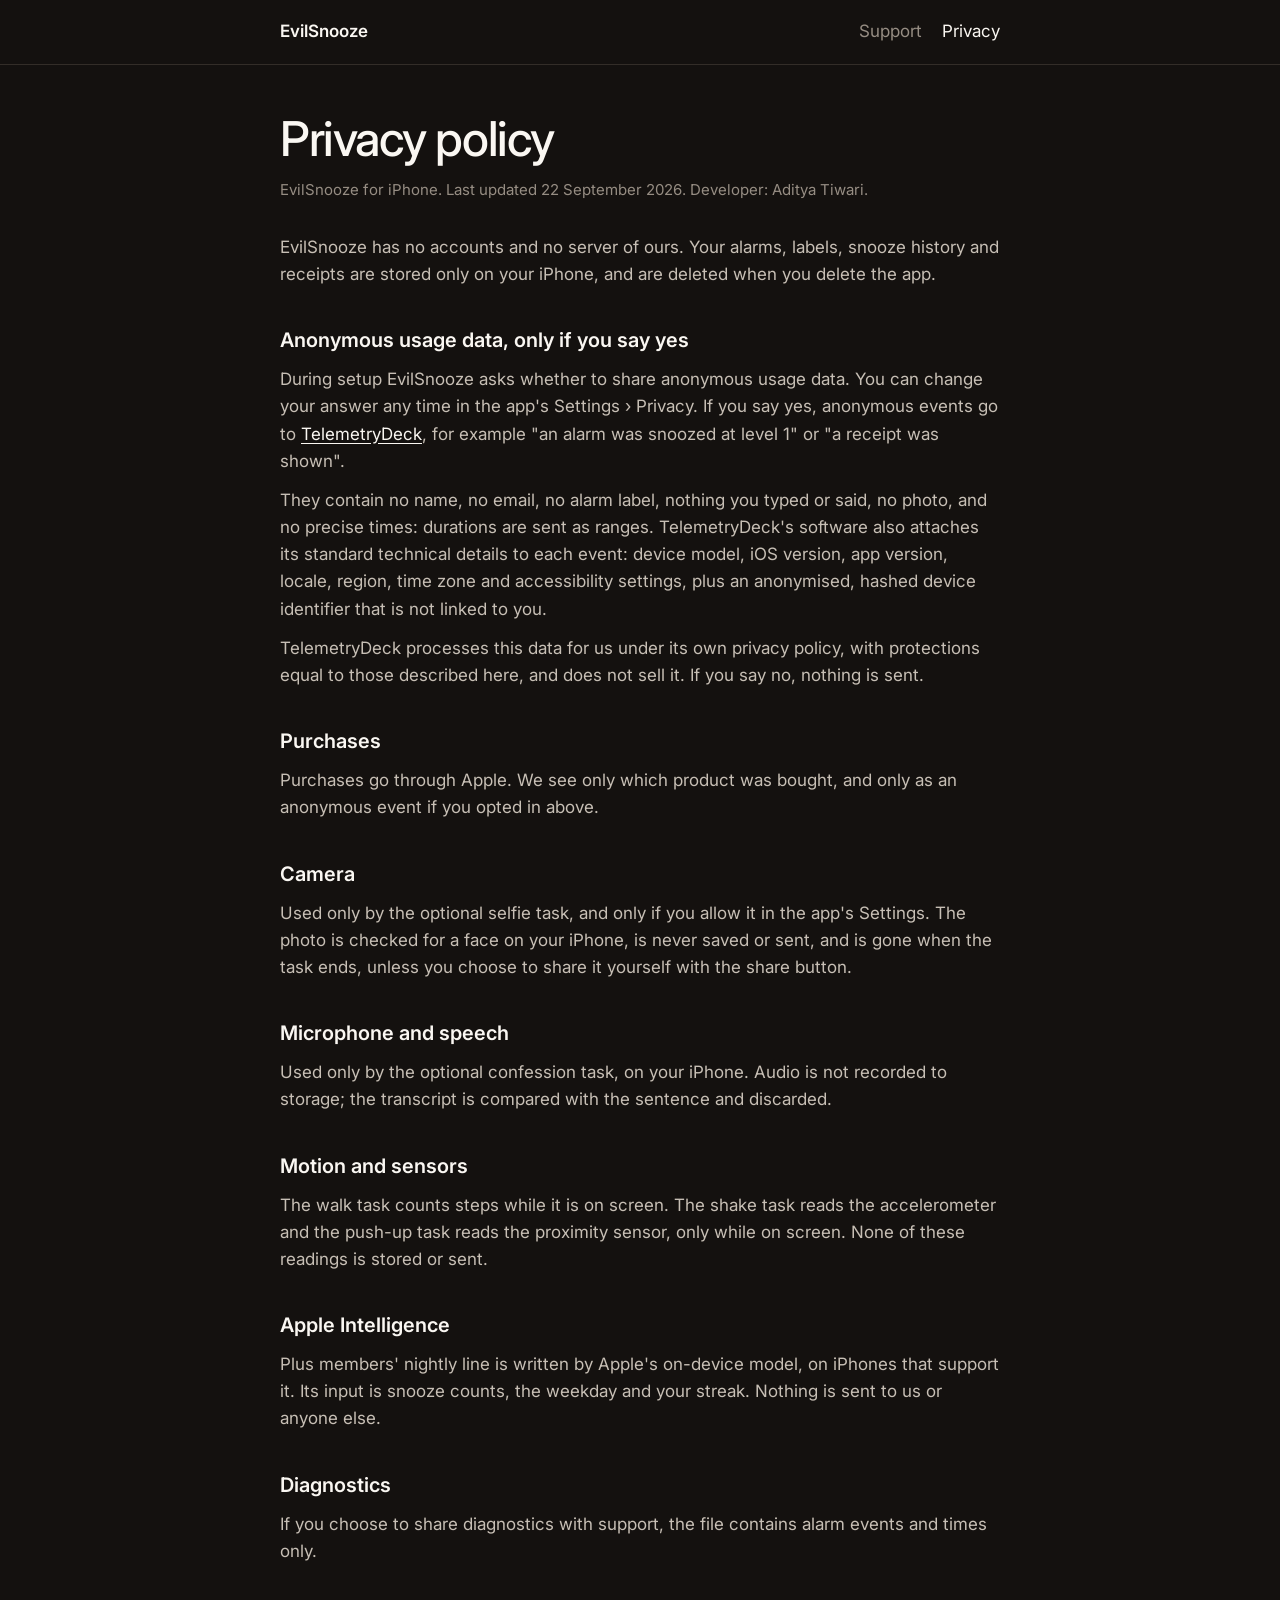
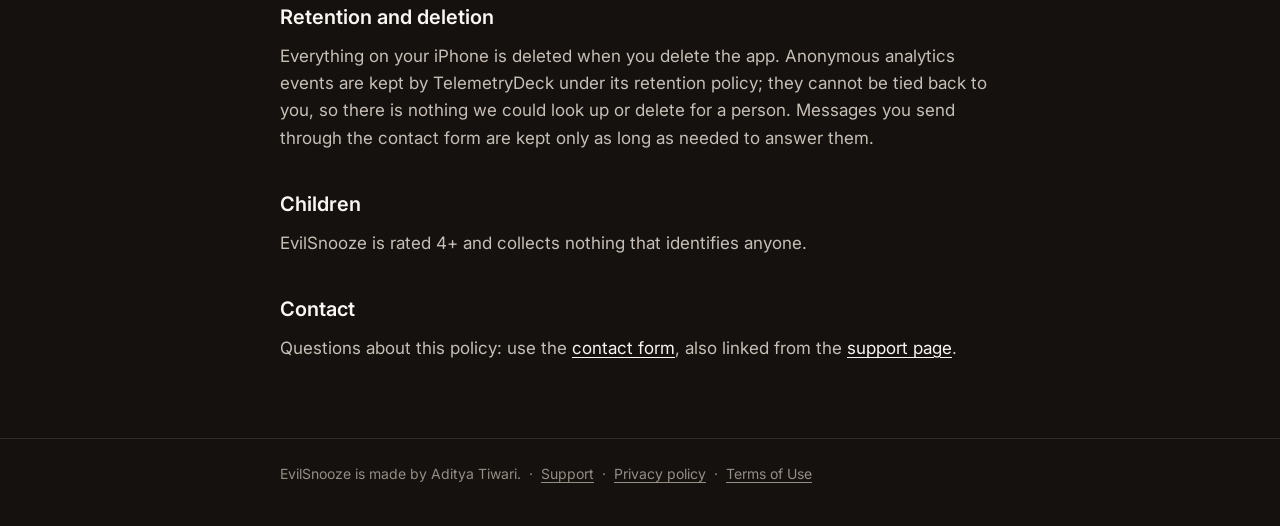
<file: evilsnooze/privacy.html>
<!DOCTYPE html>
<html lang="en">
<head>
<meta charset="UTF-8">
<meta name="viewport" content="width=device-width, initial-scale=1.0">
<title>EvilSnooze privacy policy</title>
<meta name="description" content="What EvilSnooze collects, what stays on your iPhone, and how to contact the developer.">
<link rel="canonical" href="https://klargate.com/evilsnooze/privacy">
<link rel="preconnect" href="https://fonts.googleapis.com">
<link rel="preconnect" href="https://fonts.gstatic.com" crossorigin>
<link href="https://fonts.googleapis.com/css2?family=Inter:wght@400;500;600&display=swap" rel="stylesheet">
<link rel="stylesheet" href="/evilsnooze/style.css">
</head>
<body>
<header><div class="wrap">
  <a class="brand" href="/evilsnooze/">EvilSnooze</a>
  <nav aria-label="EvilSnooze"><a href="/evilsnooze/support">Support</a><a href="/evilsnooze/privacy" aria-current="page">Privacy</a></nav>
</div></header>
<main><div class="wrap">
  <h1>Privacy policy</h1>
  <p class="meta">EvilSnooze for iPhone. Last updated 22 September 2026. Developer: Aditya Tiwari.</p>

  <p>EvilSnooze has no accounts and no server of ours. Your alarms, labels, snooze history and receipts are stored only on your iPhone, and are deleted when you delete the app.</p>

  <h2>Anonymous usage data, only if you say yes</h2>
  <p>During setup EvilSnooze asks whether to share anonymous usage data. You can change your answer any time in the app's Settings › Privacy. If you say yes, anonymous events go to <a href="https://telemetrydeck.com/privacy/">TelemetryDeck</a>, for example "an alarm was snoozed at level 1" or "a receipt was shown".</p>
  <p>They contain no name, no email, no alarm label, nothing you typed or said, no photo, and no precise times: durations are sent as ranges. TelemetryDeck's software also attaches its standard technical details to each event: device model, iOS version, app version, locale, region, time zone and accessibility settings, plus an anonymised, hashed device identifier that is not linked to you.</p>
  <p>TelemetryDeck processes this data for us under its own privacy policy, with protections equal to those described here, and does not sell it. If you say no, nothing is sent.</p>

  <h2>Purchases</h2>
  <p>Purchases go through Apple. We see only which product was bought, and only as an anonymous event if you opted in above.</p>

  <h2>Camera</h2>
  <p>Used only by the optional selfie task, and only if you allow it in the app's Settings. The photo is checked for a face on your iPhone, is never saved or sent, and is gone when the task ends, unless you choose to share it yourself with the share button.</p>

  <h2>Microphone and speech</h2>
  <p>Used only by the optional confession task, on your iPhone. Audio is not recorded to storage; the transcript is compared with the sentence and discarded.</p>

  <h2>Motion and sensors</h2>
  <p>The walk task counts steps while it is on screen. The shake task reads the accelerometer and the push-up task reads the proximity sensor, only while on screen. None of these readings is stored or sent.</p>

  <h2>Apple Intelligence</h2>
  <p>Plus members' nightly line is written by Apple's on-device model, on iPhones that support it. Its input is snooze counts, the weekday and your streak. Nothing is sent to us or anyone else.</p>

  <h2>Diagnostics</h2>
  <p>If you choose to share diagnostics with support, the file contains alarm events and times only.</p>

  <h2>Retention and deletion</h2>
  <p>Everything on your iPhone is deleted when you delete the app. Anonymous analytics events are kept by TelemetryDeck under its retention policy; they cannot be tied back to you, so there is nothing we could look up or delete for a person. Messages you send through the contact form are kept only as long as needed to answer them.</p>

  <h2>Children</h2>
  <p>EvilSnooze is rated 4+ and collects nothing that identifies anyone.</p>

  <h2>Contact</h2>
  <p>Questions about this policy: use the <a href="https://forms.gle/xWnbwL9ushiuLZv27" rel="noopener">contact form</a>, also linked from the <a href="/evilsnooze/support">support page</a>.</p>
</div></main>
<footer><div class="wrap">EvilSnooze is made by Aditya Tiwari. &nbsp;·&nbsp; <a href="/evilsnooze/support">Support</a> &nbsp;·&nbsp; <a href="/evilsnooze/privacy">Privacy policy</a> &nbsp;·&nbsp; <a href="https://www.apple.com/legal/internet-services/itunes/dev/stdeula/">Terms of Use</a></div></footer>
</body>
</html>
</file>
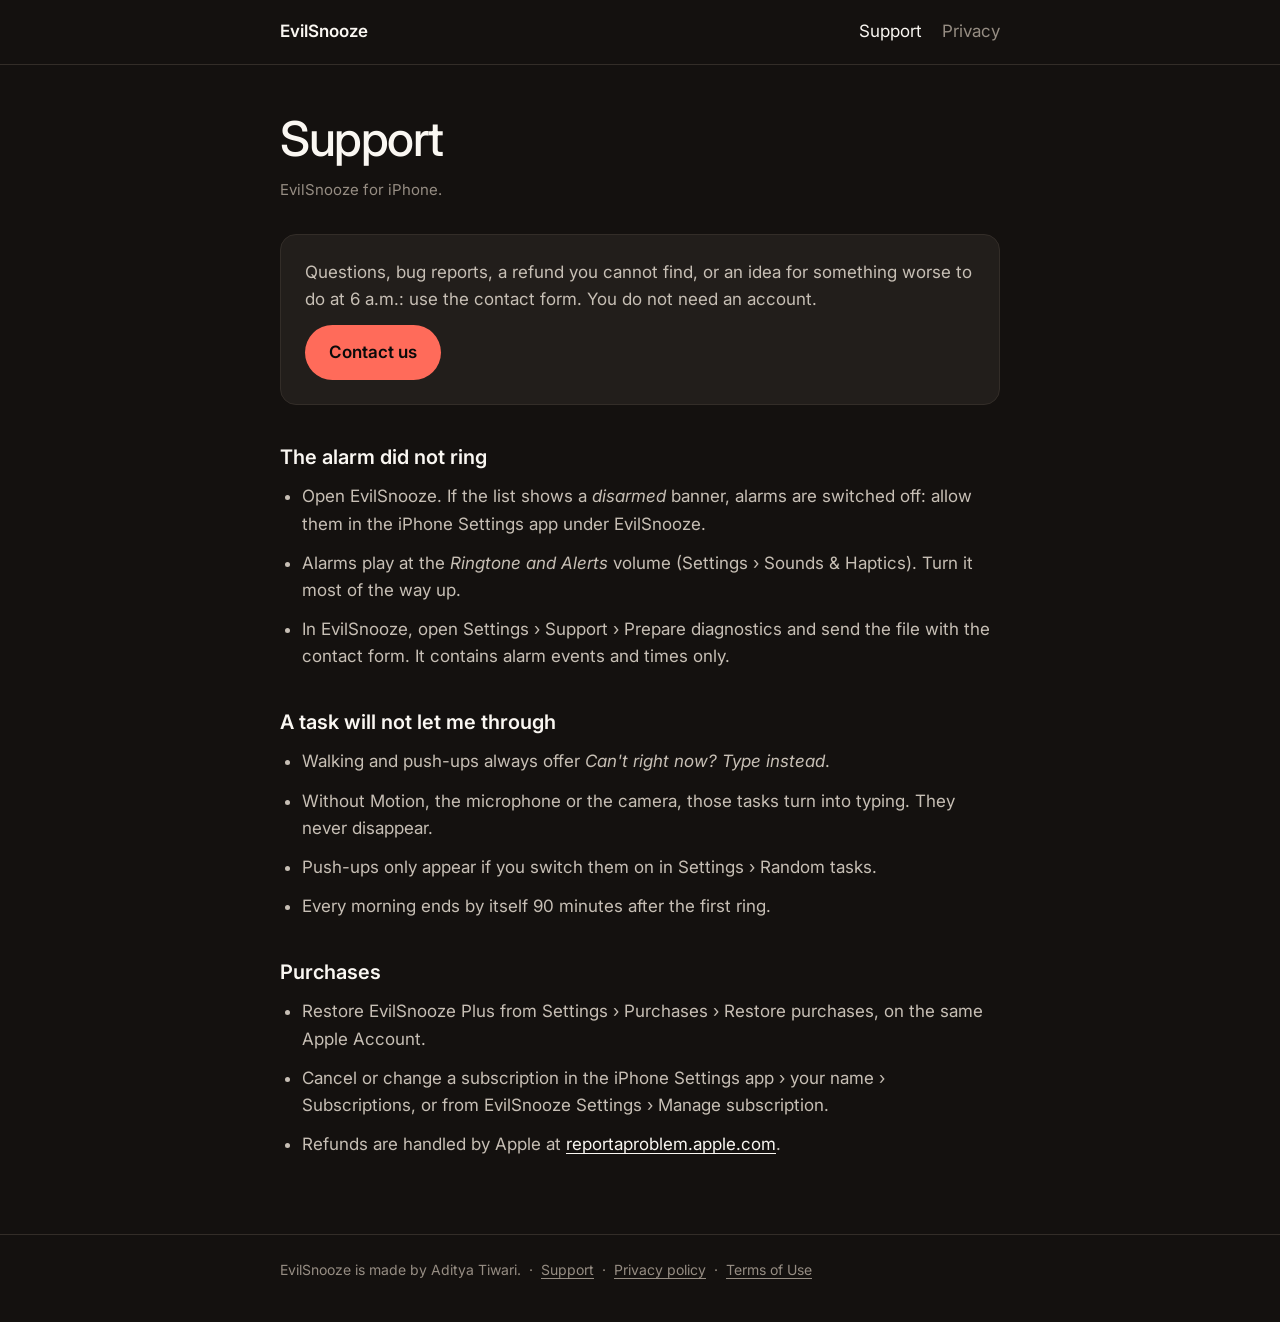
<file: evilsnooze/support.html>
<!DOCTYPE html>
<html lang="en">
<head>
<meta charset="UTF-8">
<meta name="viewport" content="width=device-width, initial-scale=1.0">
<title>EvilSnooze support</title>
<meta name="description" content="Help with EvilSnooze alarms, tasks and purchases, and a form to contact the developer.">
<link rel="canonical" href="https://klargate.com/evilsnooze/support">
<link rel="preconnect" href="https://fonts.googleapis.com">
<link rel="preconnect" href="https://fonts.gstatic.com" crossorigin>
<link href="https://fonts.googleapis.com/css2?family=Inter:wght@400;500;600&display=swap" rel="stylesheet">
<link rel="stylesheet" href="/evilsnooze/style.css">
</head>
<body>
<header><div class="wrap">
  <a class="brand" href="/evilsnooze/">EvilSnooze</a>
  <nav aria-label="EvilSnooze"><a href="/evilsnooze/support" aria-current="page">Support</a><a href="/evilsnooze/privacy">Privacy</a></nav>
</div></header>
<main><div class="wrap">
  <h1>Support</h1>
  <p class="meta">EvilSnooze for iPhone.</p>
  <div class="card">
    <p>Questions, bug reports, a refund you cannot find, or an idea for something worse to do at 6 a.m.: use the contact form. You do not need an account.</p>
    <p style="margin:0"><a class="btn" href="https://forms.gle/xWnbwL9ushiuLZv27" rel="noopener">Contact us</a></p>
  </div>

  <h2>The alarm did not ring</h2>
  <ul>
    <li>Open EvilSnooze. If the list shows a <em>disarmed</em> banner, alarms are switched off: allow them in the iPhone Settings app under EvilSnooze.</li>
    <li>Alarms play at the <em>Ringtone and Alerts</em> volume (Settings › Sounds &amp; Haptics). Turn it most of the way up.</li>
    <li>In EvilSnooze, open Settings › Support › Prepare diagnostics and send the file with the contact form. It contains alarm events and times only.</li>
  </ul>

  <h2>A task will not let me through</h2>
  <ul>
    <li>Walking and push-ups always offer <em>Can't right now? Type instead</em>.</li>
    <li>Without Motion, the microphone or the camera, those tasks turn into typing. They never disappear.</li>
    <li>Push-ups only appear if you switch them on in Settings › Random tasks.</li>
    <li>Every morning ends by itself 90 minutes after the first ring.</li>
  </ul>

  <h2>Purchases</h2>
  <ul>
    <li>Restore EvilSnooze Plus from Settings › Purchases › Restore purchases, on the same Apple Account.</li>
    <li>Cancel or change a subscription in the iPhone Settings app › your name › Subscriptions, or from EvilSnooze Settings › Manage subscription.</li>
    <li>Refunds are handled by Apple at <a href="https://reportaproblem.apple.com">reportaproblem.apple.com</a>.</li>
  </ul>
</div></main>
<footer><div class="wrap">EvilSnooze is made by Aditya Tiwari. &nbsp;·&nbsp; <a href="/evilsnooze/support">Support</a> &nbsp;·&nbsp; <a href="/evilsnooze/privacy">Privacy policy</a> &nbsp;·&nbsp; <a href="https://www.apple.com/legal/internet-services/itunes/dev/stdeula/">Terms of Use</a></div></footer>
</body>
</html>
</file>
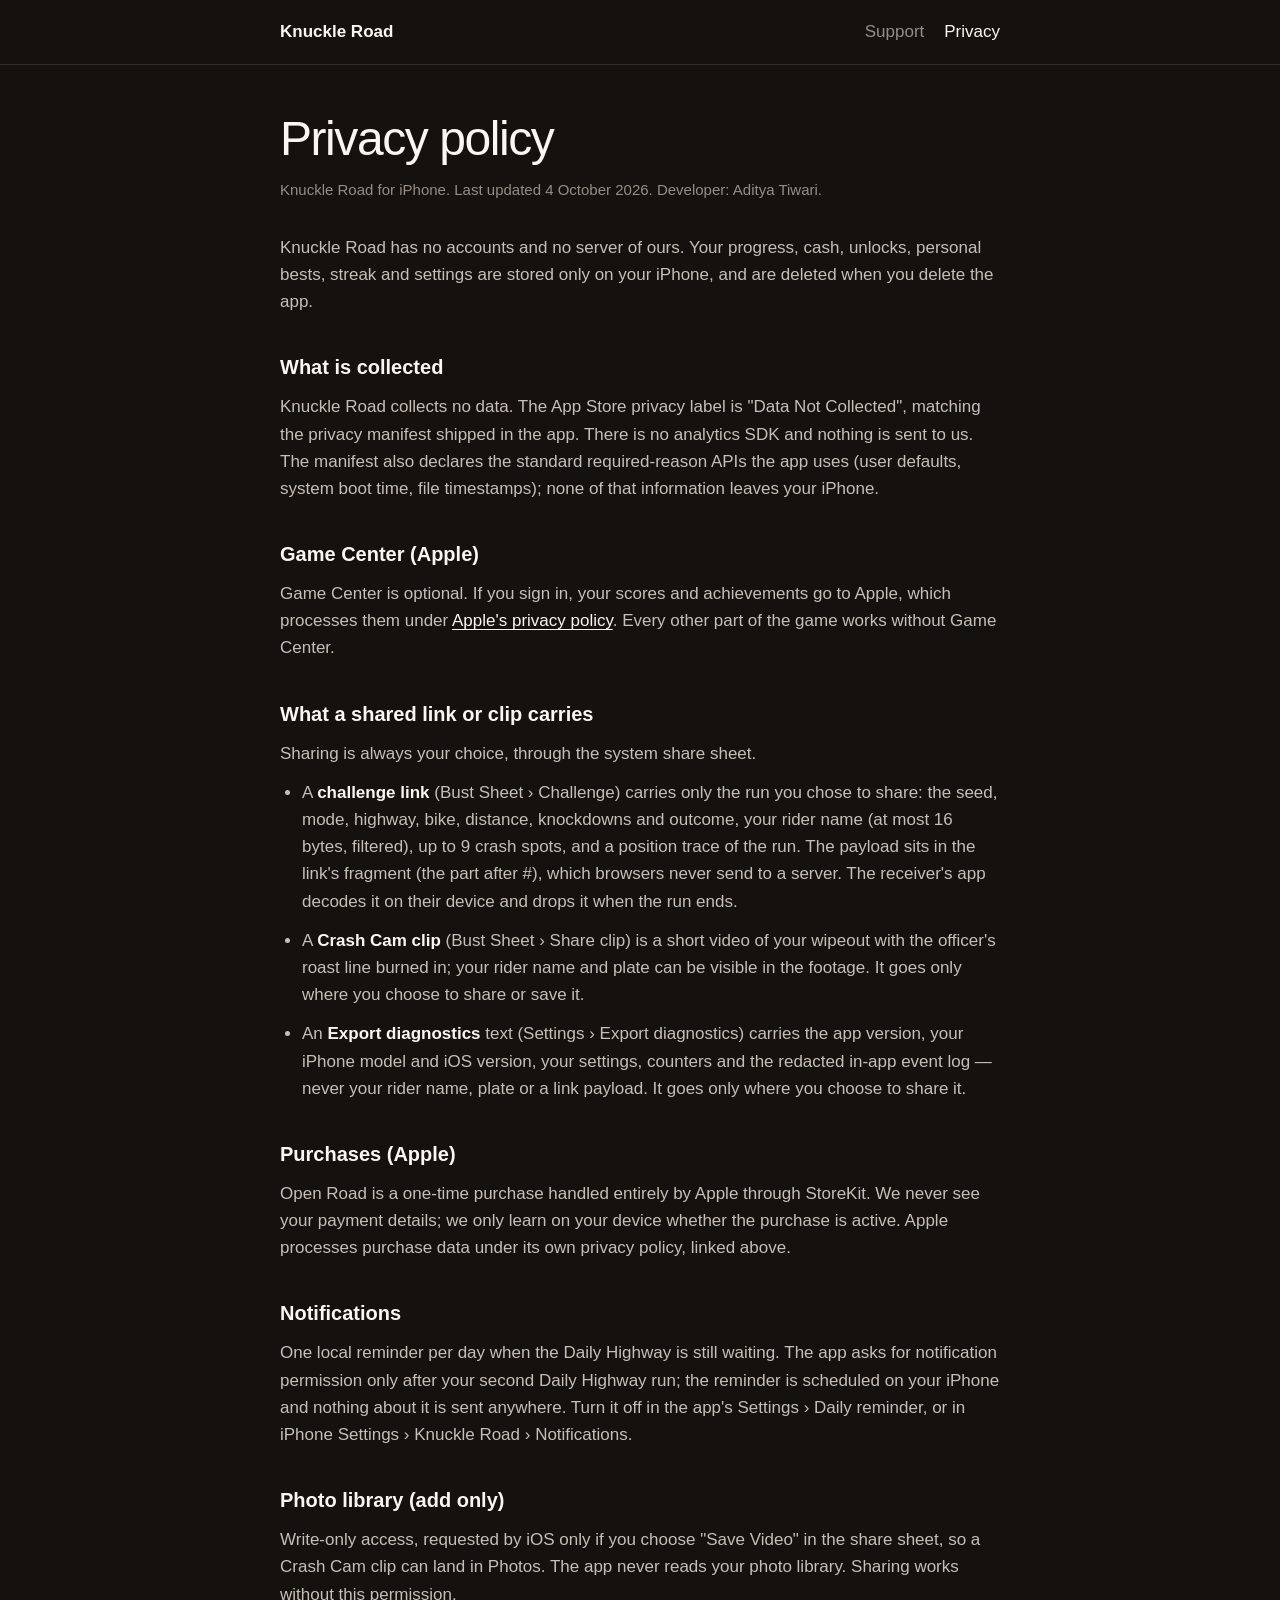
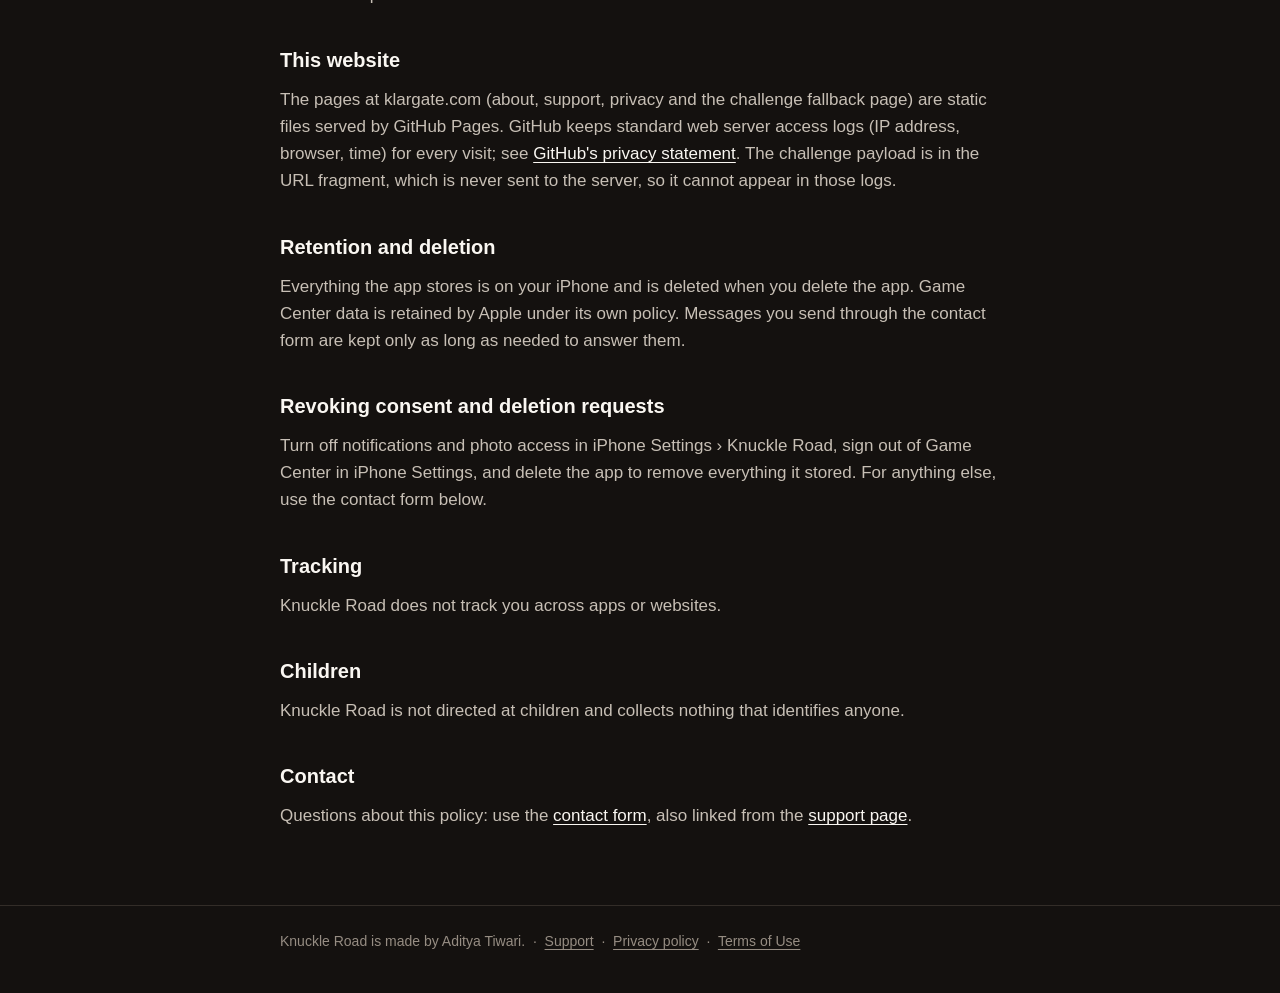
<file: knuckleroad/privacy.html>
<!DOCTYPE html>
<html lang="en">
<head>
<meta charset="UTF-8">
<meta name="viewport" content="width=device-width, initial-scale=1.0">
<title>Knuckle Road privacy policy</title>
<meta name="description" content="What Knuckle Road collects (nothing), what stays on your iPhone, and how to contact the developer.">
<link rel="canonical" href="https://klargate.com/knuckleroad/privacy">
<link rel="stylesheet" href="/knuckleroad/style.css">
</head>
<body>
<header><div class="wrap">
  <a class="brand" href="/knuckleroad/">Knuckle Road</a>
  <nav aria-label="Knuckle Road"><a href="/knuckleroad/support">Support</a><a href="/knuckleroad/privacy" aria-current="page">Privacy</a></nav>
</div></header>
<main><div class="wrap">
  <h1>Privacy policy</h1>
  <p class="meta">Knuckle Road for iPhone. Last updated 4 October 2026. Developer: Aditya Tiwari.</p>

  <p>Knuckle Road has no accounts and no server of ours. Your progress, cash, unlocks, personal bests, streak and settings are stored only on your iPhone, and are deleted when you delete the app.</p>

  <h2>What is collected</h2>
  <p>Knuckle Road collects no data. The App Store privacy label is "Data Not Collected", matching the privacy manifest shipped in the app. There is no analytics SDK and nothing is sent to us. The manifest also declares the standard required-reason APIs the app uses (user defaults, system boot time, file timestamps); none of that information leaves your iPhone.</p>

  <h2>Game Center (Apple)</h2>
  <p>Game Center is optional. If you sign in, your scores and achievements go to Apple, which processes them under <a href="https://www.apple.com/legal/privacy/">Apple's privacy policy</a>. Every other part of the game works without Game Center.</p>

  <h2>What a shared link or clip carries</h2>
  <p>Sharing is always your choice, through the system share sheet.</p>
  <ul>
    <li>A <strong style="color:var(--ink)">challenge link</strong> (Bust Sheet › Challenge) carries only the run you chose to share: the seed, mode, highway, bike, distance, knockdowns and outcome, your rider name (at most 16 bytes, filtered), up to 9 crash spots, and a position trace of the run. The payload sits in the link's fragment (the part after #), which browsers never send to a server. The receiver's app decodes it on their device and drops it when the run ends.</li>
    <li>A <strong style="color:var(--ink)">Crash Cam clip</strong> (Bust Sheet › Share clip) is a short video of your wipeout with the officer's roast line burned in; your rider name and plate can be visible in the footage. It goes only where you choose to share or save it.</li>
    <li>An <strong style="color:var(--ink)">Export diagnostics</strong> text (Settings › Export diagnostics) carries the app version, your iPhone model and iOS version, your settings, counters and the redacted in-app event log — never your rider name, plate or a link payload. It goes only where you choose to share it.</li>
  </ul>

  <h2>Purchases (Apple)</h2>
  <p>Open Road is a one-time purchase handled entirely by Apple through StoreKit. We never see your payment details; we only learn on your device whether the purchase is active. Apple processes purchase data under its own privacy policy, linked above.</p>

  <h2>Notifications</h2>
  <p>One local reminder per day when the Daily Highway is still waiting. The app asks for notification permission only after your second Daily Highway run; the reminder is scheduled on your iPhone and nothing about it is sent anywhere. Turn it off in the app's Settings › Daily reminder, or in iPhone Settings › Knuckle Road › Notifications.</p>

  <h2>Photo library (add only)</h2>
  <p>Write-only access, requested by iOS only if you choose "Save Video" in the share sheet, so a Crash Cam clip can land in Photos. The app never reads your photo library. Sharing works without this permission.</p>

  <h2>This website</h2>
  <p>The pages at klargate.com (about, support, privacy and the challenge fallback page) are static files served by GitHub Pages. GitHub keeps standard web server access logs (IP address, browser, time) for every visit; see <a href="https://docs.github.com/en/site-policy/privacy-policies/github-general-privacy-statement">GitHub's privacy statement</a>. The challenge payload is in the URL fragment, which is never sent to the server, so it cannot appear in those logs.</p>

  <h2>Retention and deletion</h2>
  <p>Everything the app stores is on your iPhone and is deleted when you delete the app. Game Center data is retained by Apple under its own policy. Messages you send through the contact form are kept only as long as needed to answer them.</p>

  <h2>Revoking consent and deletion requests</h2>
  <p>Turn off notifications and photo access in iPhone Settings › Knuckle Road, sign out of Game Center in iPhone Settings, and delete the app to remove everything it stored. For anything else, use the contact form below.</p>

  <h2>Tracking</h2>
  <p>Knuckle Road does not track you across apps or websites.</p>

  <h2>Children</h2>
  <p>Knuckle Road is not directed at children and collects nothing that identifies anyone.</p>

  <h2>Contact</h2>
  <p>Questions about this policy: use the <a href="https://docs.google.com/forms/d/e/1FAIpQLScsuwEhw9OXbU_3AktTLD0-V-3TpGXyW79Ghx4cnLYmEcB06Q/viewform?usp=pp_url&amp;entry.980044397=App%3A%20Knuckle%20Road%20-%20" rel="noopener">contact form</a>, also linked from the <a href="/knuckleroad/support">support page</a>.</p>
</div></main>
<footer><div class="wrap">Knuckle Road is made by Aditya Tiwari. &nbsp;·&nbsp; <a href="/knuckleroad/support">Support</a> &nbsp;·&nbsp; <a href="/knuckleroad/privacy">Privacy policy</a> &nbsp;·&nbsp; <a href="https://www.apple.com/legal/internet-services/itunes/dev/stdeula/">Terms of Use</a></div></footer>
</body>
</html>
</file>
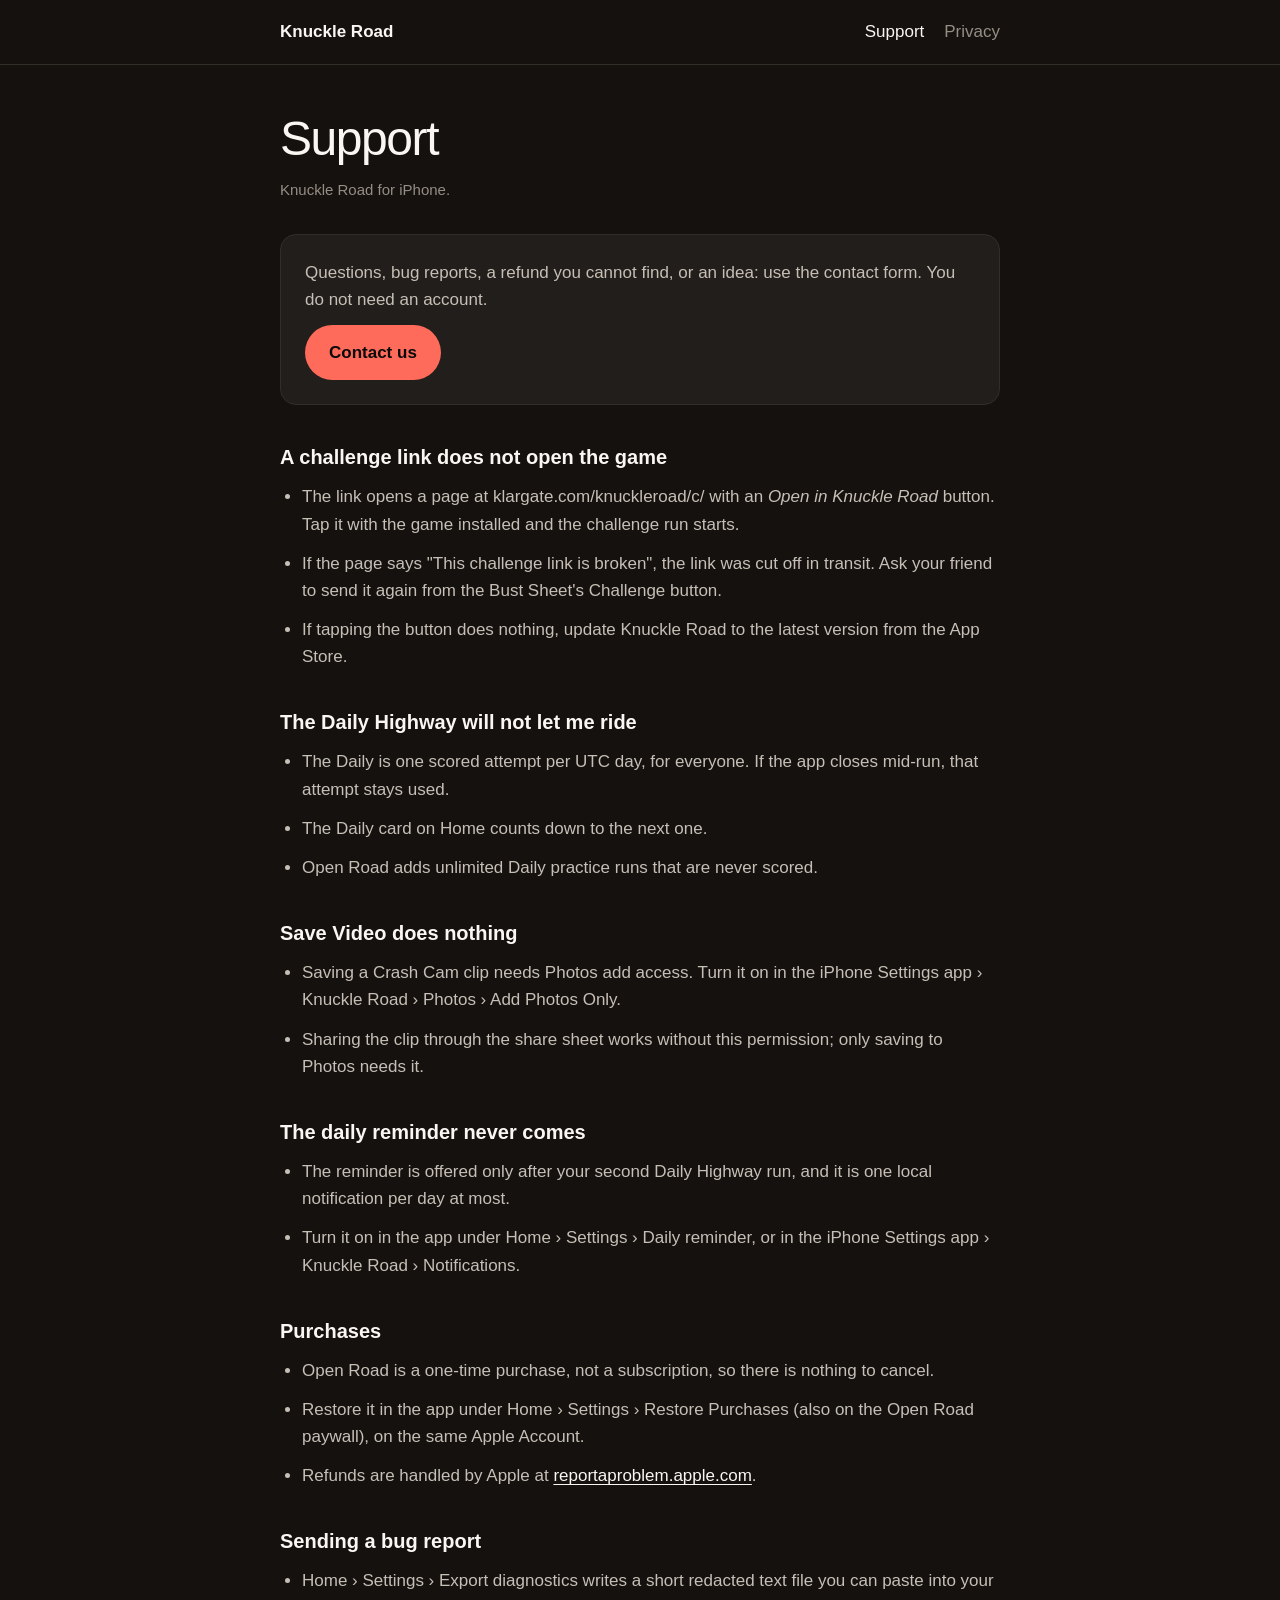
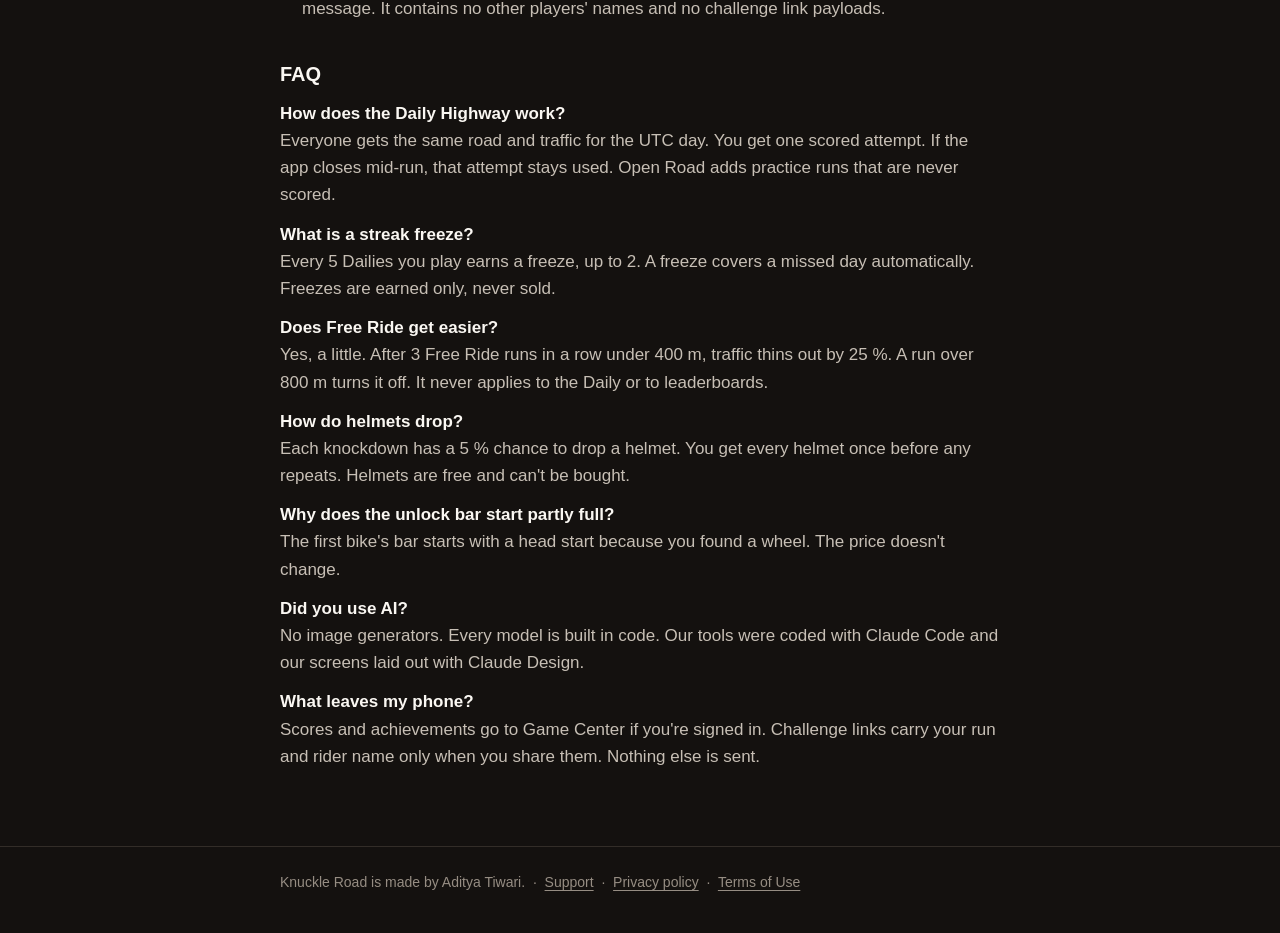
<file: knuckleroad/support.html>
<!DOCTYPE html>
<html lang="en">
<head>
<meta charset="UTF-8">
<meta name="viewport" content="width=device-width, initial-scale=1.0">
<title>Knuckle Road support</title>
<meta name="description" content="Help with Knuckle Road runs, challenges, reminders and purchases, and a form to contact the developer.">
<link rel="canonical" href="https://klargate.com/knuckleroad/support">
<link rel="stylesheet" href="/knuckleroad/style.css">
</head>
<body>
<header><div class="wrap">
  <a class="brand" href="/knuckleroad/">Knuckle Road</a>
  <nav aria-label="Knuckle Road"><a href="/knuckleroad/support" aria-current="page">Support</a><a href="/knuckleroad/privacy">Privacy</a></nav>
</div></header>
<main><div class="wrap">
  <h1>Support</h1>
  <p class="meta">Knuckle Road for iPhone.</p>
  <div class="card">
    <p>Questions, bug reports, a refund you cannot find, or an idea: use the contact form. You do not need an account.</p>
    <p style="margin:0"><a class="btn" href="https://docs.google.com/forms/d/e/1FAIpQLScsuwEhw9OXbU_3AktTLD0-V-3TpGXyW79Ghx4cnLYmEcB06Q/viewform?usp=pp_url&amp;entry.980044397=App%3A%20Knuckle%20Road%20-%20" rel="noopener">Contact us</a></p>
  </div>

  <h2>A challenge link does not open the game</h2>
  <ul>
    <li>The link opens a page at klargate.com/knuckleroad/c/ with an <em>Open in Knuckle Road</em> button. Tap it with the game installed and the challenge run starts.</li>
    <li>If the page says "This challenge link is broken", the link was cut off in transit. Ask your friend to send it again from the Bust Sheet's Challenge button.</li>
    <li>If tapping the button does nothing, update Knuckle Road to the latest version from the App Store.</li>
  </ul>

  <h2>The Daily Highway will not let me ride</h2>
  <ul>
    <li>The Daily is one scored attempt per UTC day, for everyone. If the app closes mid-run, that attempt stays used.</li>
    <li>The Daily card on Home counts down to the next one.</li>
    <li>Open Road adds unlimited Daily practice runs that are never scored.</li>
  </ul>

  <h2>Save Video does nothing</h2>
  <ul>
    <li>Saving a Crash Cam clip needs Photos add access. Turn it on in the iPhone Settings app › Knuckle Road › Photos › Add Photos Only.</li>
    <li>Sharing the clip through the share sheet works without this permission; only saving to Photos needs it.</li>
  </ul>

  <h2>The daily reminder never comes</h2>
  <ul>
    <li>The reminder is offered only after your second Daily Highway run, and it is one local notification per day at most.</li>
    <li>Turn it on in the app under Home › Settings › Daily reminder, or in the iPhone Settings app › Knuckle Road › Notifications.</li>
  </ul>

  <h2>Purchases</h2>
  <ul>
    <li>Open Road is a one-time purchase, not a subscription, so there is nothing to cancel.</li>
    <li>Restore it in the app under Home › Settings › Restore Purchases (also on the Open Road paywall), on the same Apple Account.</li>
    <li>Refunds are handled by Apple at <a href="https://reportaproblem.apple.com">reportaproblem.apple.com</a>.</li>
  </ul>

  <h2>Sending a bug report</h2>
  <ul>
    <li>Home › Settings › Export diagnostics writes a short redacted text file you can paste into your message. It contains no other players' names and no challenge link payloads.</li>
  </ul>

  <h2>FAQ</h2>
  <p><strong style="color:var(--ink)">How does the Daily Highway work?</strong><br>Everyone gets the same road and traffic for the UTC day. You get one scored attempt. If the app closes mid-run, that attempt stays used. Open Road adds practice runs that are never scored.</p>
  <p><strong style="color:var(--ink)">What is a streak freeze?</strong><br>Every 5 Dailies you play earns a freeze, up to 2. A freeze covers a missed day automatically. Freezes are earned only, never sold.</p>
  <p><strong style="color:var(--ink)">Does Free Ride get easier?</strong><br>Yes, a little. After 3 Free Ride runs in a row under 400 m, traffic thins out by 25 %. A run over 800 m turns it off. It never applies to the Daily or to leaderboards.</p>
  <p><strong style="color:var(--ink)">How do helmets drop?</strong><br>Each knockdown has a 5 % chance to drop a helmet. You get every helmet once before any repeats. Helmets are free and can't be bought.</p>
  <p><strong style="color:var(--ink)">Why does the unlock bar start partly full?</strong><br>The first bike's bar starts with a head start because you found a wheel. The price doesn't change.</p>
  <p><strong style="color:var(--ink)">Did you use AI?</strong><br>No image generators. Every model is built in code. Our tools were coded with Claude Code and our screens laid out with Claude Design.</p>
  <p><strong style="color:var(--ink)">What leaves my phone?</strong><br>Scores and achievements go to Game Center if you're signed in. Challenge links carry your run and rider name only when you share them. Nothing else is sent.</p>
</div></main>
<footer><div class="wrap">Knuckle Road is made by Aditya Tiwari. &nbsp;·&nbsp; <a href="/knuckleroad/support">Support</a> &nbsp;·&nbsp; <a href="/knuckleroad/privacy">Privacy policy</a> &nbsp;·&nbsp; <a href="https://www.apple.com/legal/internet-services/itunes/dev/stdeula/">Terms of Use</a></div></footer>
</body>
</html>
</file>
<file: evilsnooze/style.css>
/* EvilSnooze pages on klargate.com. Same dark-clay tokens as the Klargate site. */
:root{--canvas:#14110f;--surface-card:#221e1b;--hairline:#332d28;--ink:#faf7f2;--body:#c7bfb5;--muted:#968d83;--accent:#ff6b5a;--r-lg:16px;--r-pill:9999px}
*{box-sizing:border-box;margin:0;padding:0}
body{background:var(--canvas);color:var(--body);font:400 17px/1.6 Inter,-apple-system,BlinkMacSystemFont,"Segoe UI",Roboto,sans-serif;-webkit-font-smoothing:antialiased}
a{color:var(--ink);text-underline-offset:3px}
.wrap{max-width:760px;margin:0 auto;padding:0 20px}
header{border-bottom:1px solid var(--hairline)}
header .wrap{display:flex;justify-content:space-between;align-items:center;min-height:64px;gap:16px;flex-wrap:wrap}
header .brand{font-weight:600;color:var(--ink);text-decoration:none}
header nav a{color:var(--muted);text-decoration:none;margin-left:20px}
header nav a:hover,header nav a[aria-current]{color:var(--ink)}
main{padding:48px 0 64px}
h1{font-weight:500;font-size:clamp(32px,6vw,48px);line-height:1.1;letter-spacing:-.03em;color:var(--ink);margin-bottom:12px}
h2{font-weight:600;font-size:20px;color:var(--ink);margin:36px 0 10px}
p,li{margin-bottom:12px}
ul{padding-left:22px}
.meta{color:var(--muted);font-size:15px;margin-bottom:32px}
.card{background:var(--surface-card);border:1px solid var(--hairline);border-radius:var(--r-lg);padding:24px;margin:24px 0}
.btn{display:inline-block;background:var(--accent);color:#0a0a0a;font-weight:600;text-decoration:none;padding:14px 24px;border-radius:var(--r-pill);min-height:48px}
.btn:focus-visible,a:focus-visible{outline:2px solid var(--ink);outline-offset:3px}
footer{border-top:1px solid var(--hairline);color:var(--muted);font-size:14px;padding:24px 0 40px}
footer a{color:var(--muted)}
</file>
<file: knuckleroad/style.css>
/* Knuckle Road pages. Dark, calm, readable. */
:root{--canvas:#14110f;--surface:#221e1b;--hairline:#332d28;--ink:#faf7f2;--body:#c7bfb5;--muted:#968d83;--accent:#ff6b5a;--r:16px}
*{box-sizing:border-box;margin:0;padding:0}
body{background:var(--canvas);color:var(--body);font:400 17px/1.6 -apple-system,BlinkMacSystemFont,"Segoe UI",Roboto,sans-serif;-webkit-font-smoothing:antialiased}
a{color:var(--ink);text-underline-offset:3px}
.wrap{max-width:760px;margin:0 auto;padding:0 20px}
header{border-bottom:1px solid var(--hairline)}
header .wrap{display:flex;justify-content:space-between;align-items:center;min-height:64px;gap:16px;flex-wrap:wrap}
header .brand{font-weight:600;color:var(--ink);text-decoration:none}
header nav a{color:var(--muted);text-decoration:none;margin-left:20px}
header nav a:hover,header nav a[aria-current]{color:var(--ink)}
main{padding:48px 0 64px}
h1{font-weight:500;font-size:clamp(32px,6vw,48px);line-height:1.1;letter-spacing:-.03em;color:var(--ink);margin-bottom:12px}
h2{font-weight:600;font-size:20px;color:var(--ink);margin:36px 0 10px}
p,li{margin-bottom:12px} ul{padding-left:22px}
.meta{color:var(--muted);font-size:15px;margin-bottom:32px}
.card{background:var(--surface);border:1px solid var(--hairline);border-radius:var(--r);padding:24px;margin:24px 0}
.btn{display:inline-block;background:var(--accent);color:#0a0a0a;font-weight:600;text-decoration:none;padding:14px 24px;border-radius:999px;min-height:48px}
a:focus-visible,.btn:focus-visible{outline:2px solid var(--ink);outline-offset:3px}
footer{border-top:1px solid var(--hairline);color:var(--muted);font-size:14px;padding:24px 0 40px}
footer a{color:var(--muted)}
</file>
